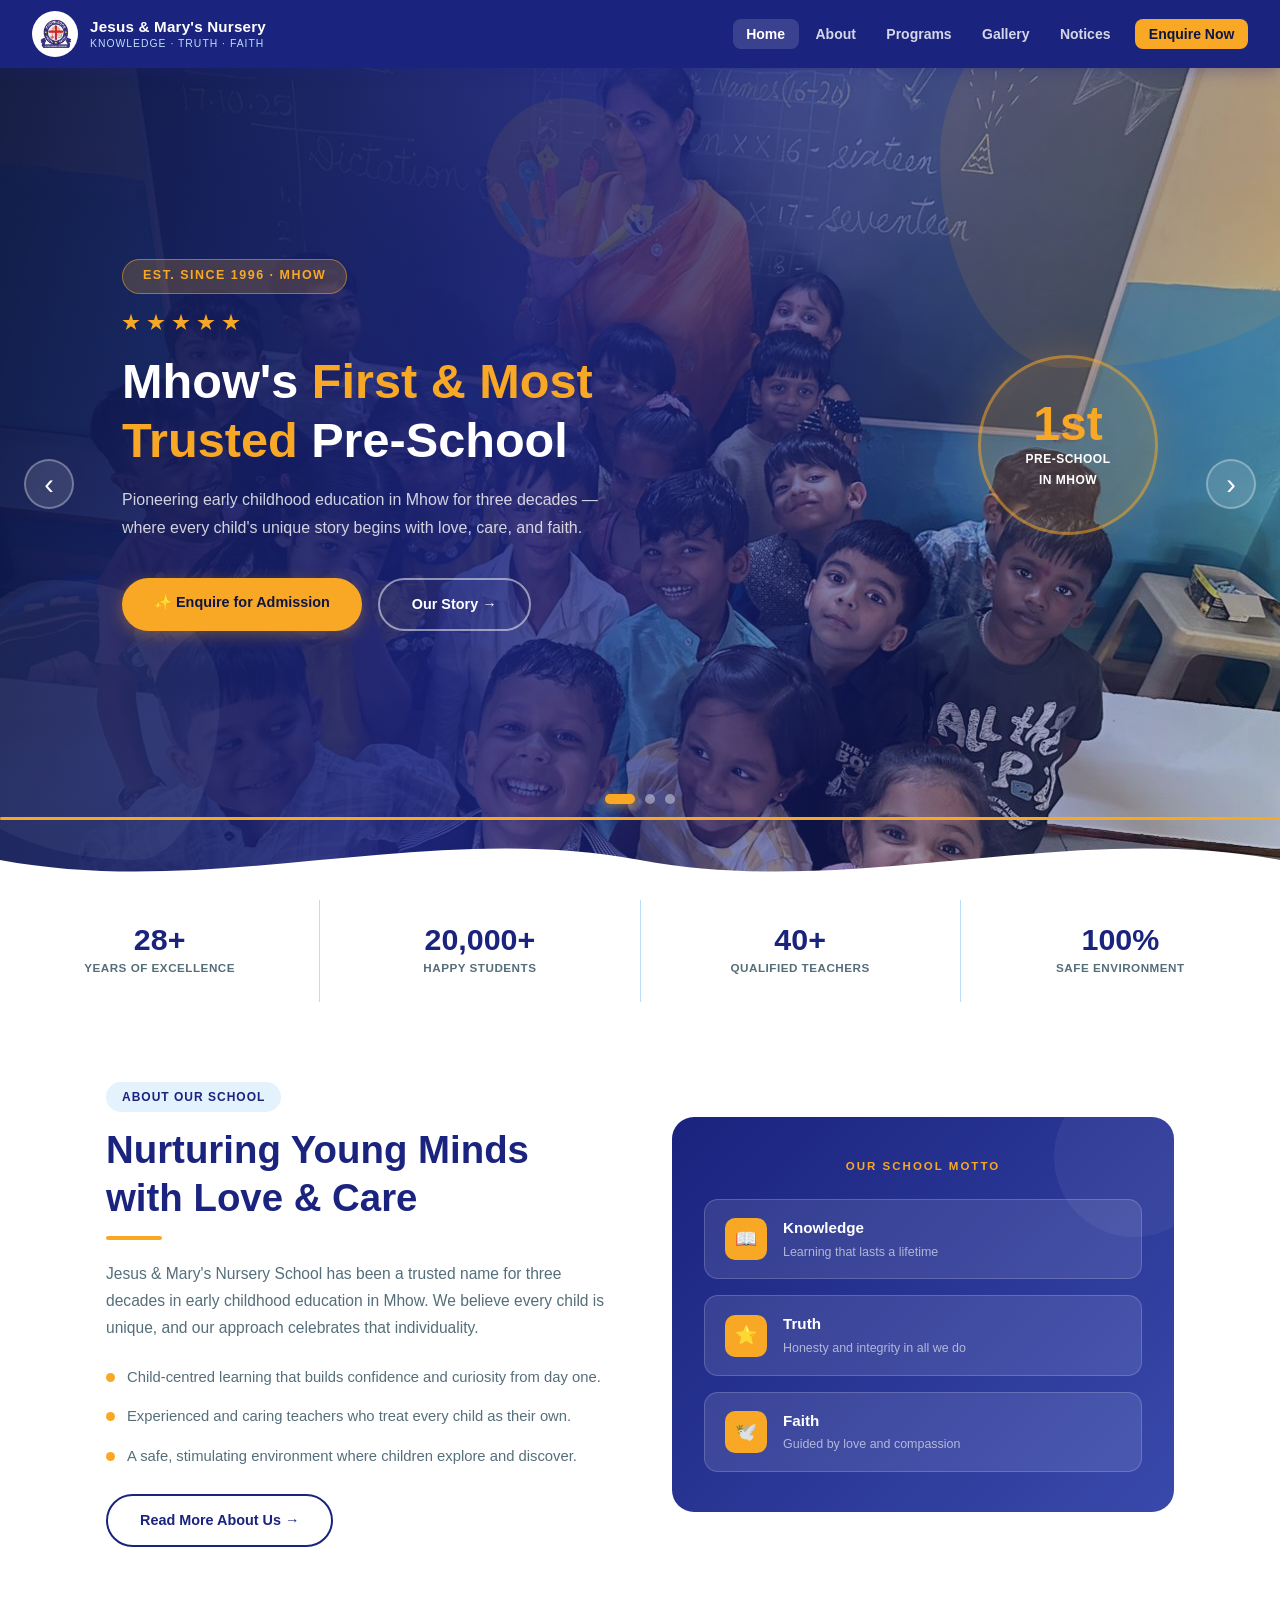
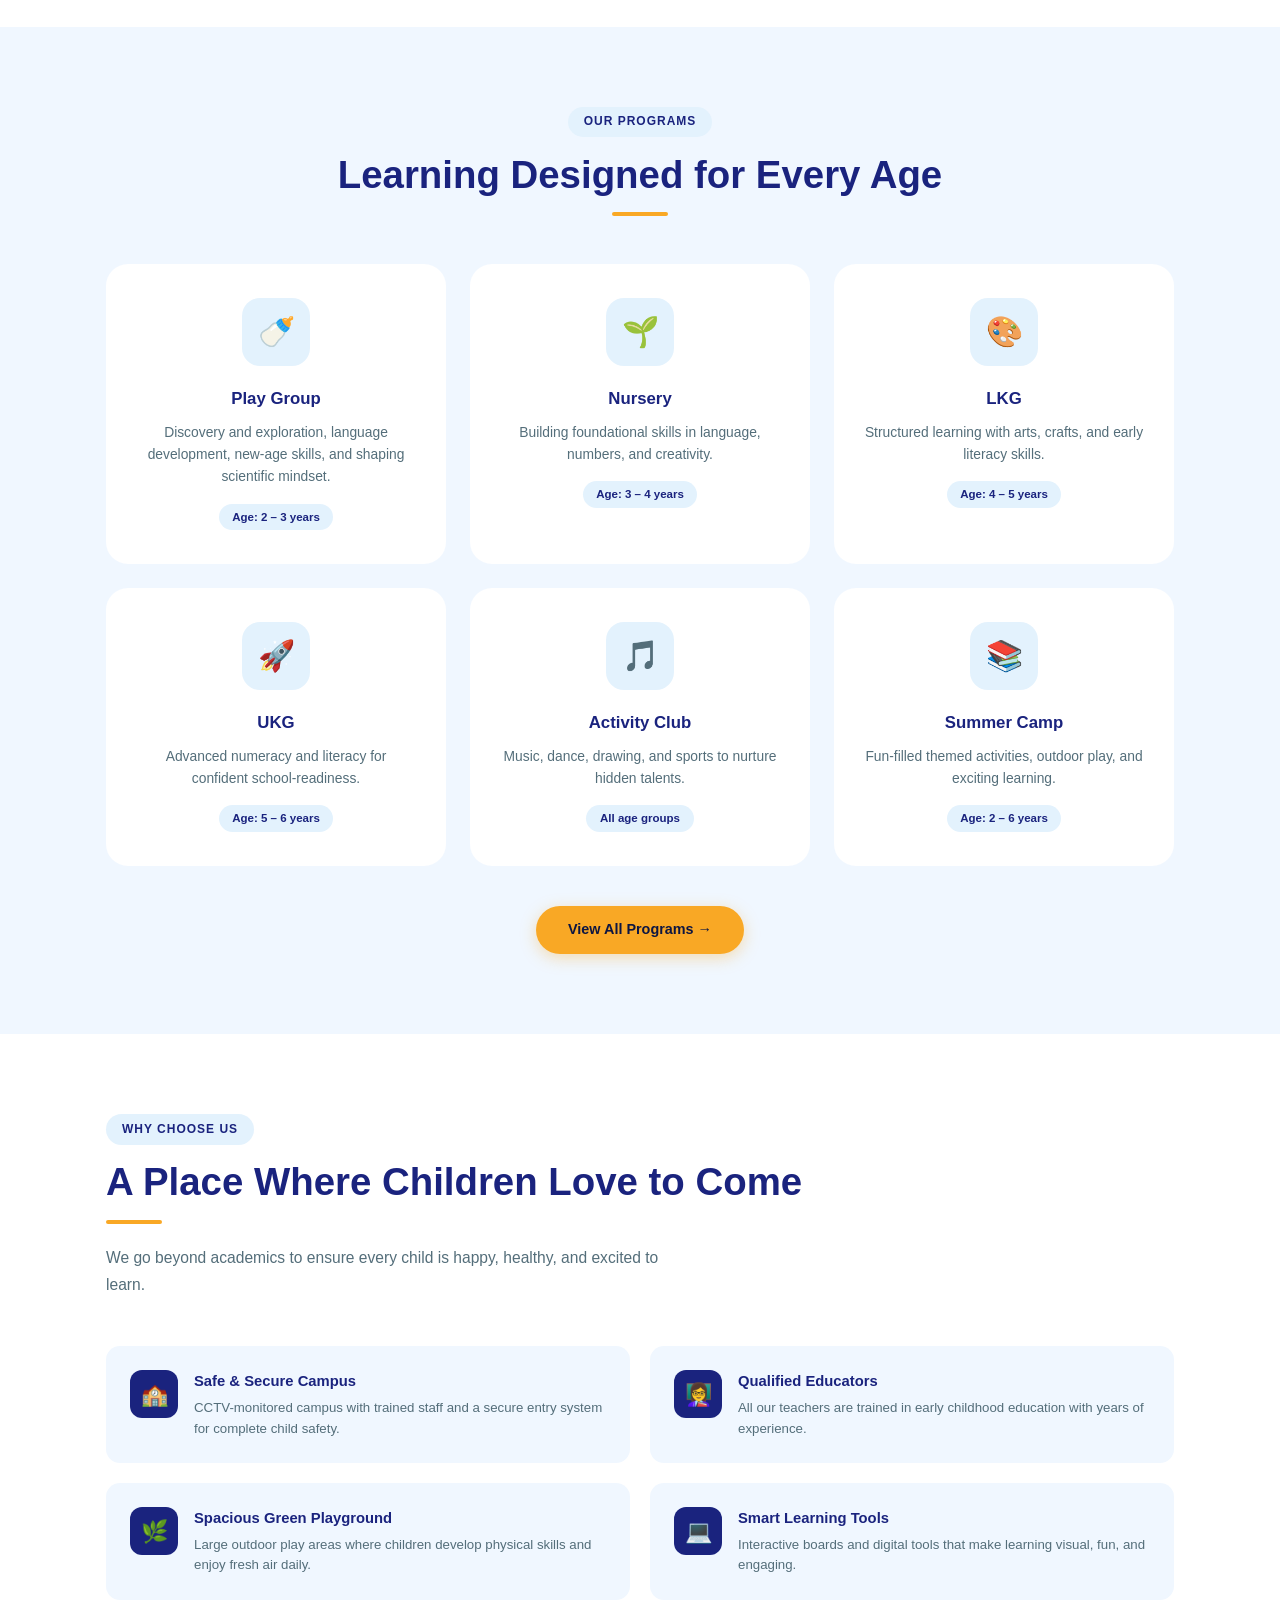
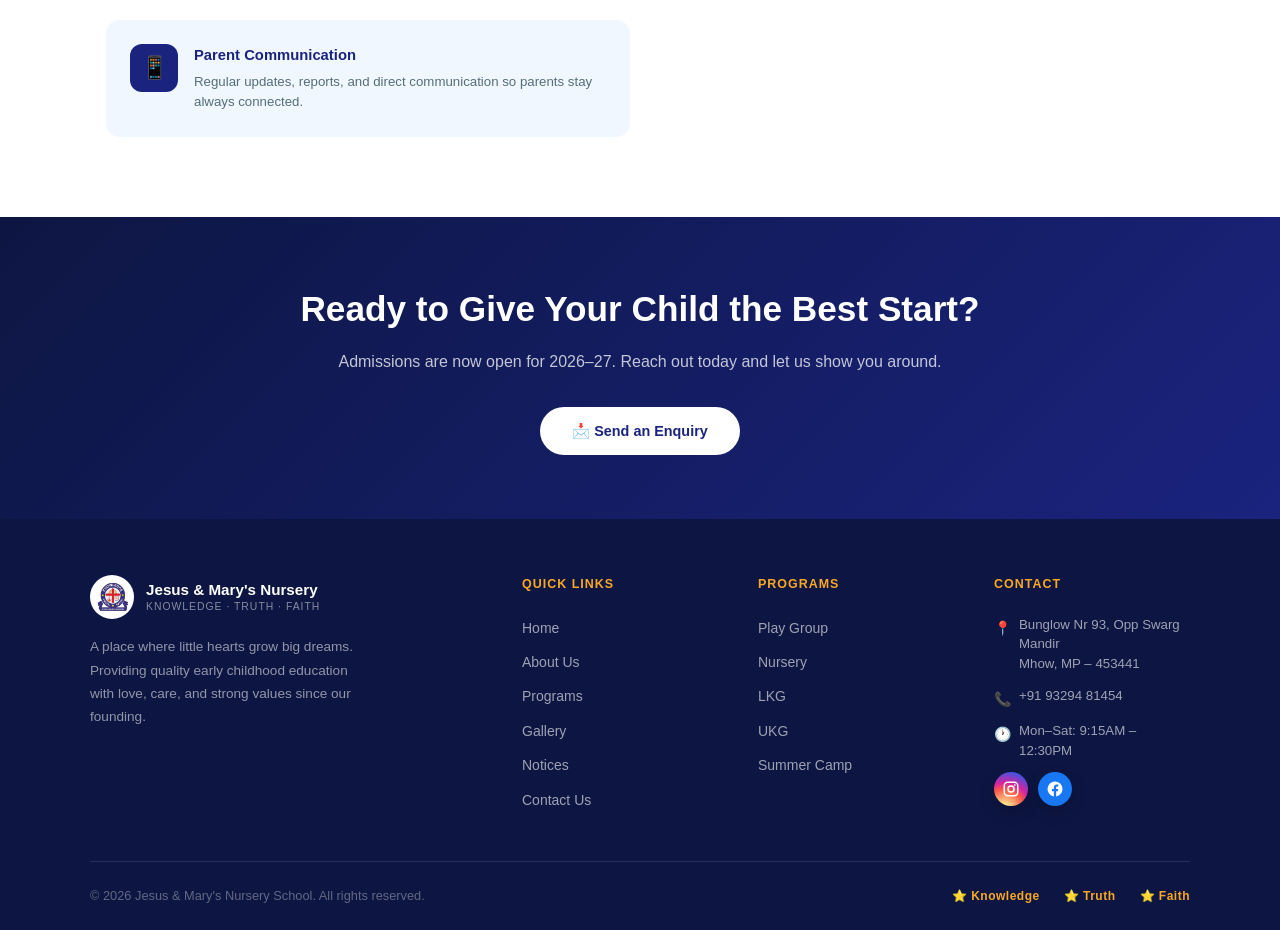
<file: index.html>
<!DOCTYPE html>
<html lang="en">
<head>
  <meta charset="UTF-8">
  <meta name="viewport" content="width=device-width, initial-scale=1.0">
  <title>Home | Jesus & Mary's Nursery School</title>
  <meta name="description" content="Jesus & Mary's Nursery School — A nurturing environment rooted in Knowledge, Truth, and Faith.">
  <link rel="stylesheet" href="css/style.css">
  <link rel="stylesheet" href="css/home.css">
</head>
<body data-page="index">

  <!-- Navbar injected by main.js -->
  <nav id="navbar"></nav>

  <!-- ── HERO CAROUSEL ── -->
  <section class="hero-carousel" id="heroCarousel">

    <!-- Slide 1: First Preschool of Mhow -->
    <div class="carousel-slide active" data-bg="images/gallery/Classroom/Classroom.jpeg">
      <div class="slide-overlay"></div>
      <div class="hero-blob hero-blob-1"></div>
      <div class="hero-blob hero-blob-2"></div>
      <div class="hero-blob hero-blob-3"></div>
      <div class="slide-inner">
        <div class="slide-content">
          <div class="hero-badge">Est. Since 1996 · Mhow</div>
          <div class="hero-stars">
            <div class="star"></div><div class="star"></div><div class="star"></div>
            <div class="star"></div><div class="star"></div>
          </div>
          <h1>Mhow's <em>First &amp; Most<br>Trusted</em> Pre-School</h1>
          <p>Pioneering early childhood education in Mhow for three decades — where every child's unique story begins with love, care, and faith.</p>
          <div class="hero-btns">
            <a href="contact.html" class="btn btn-primary">✨ Enquire for Admission</a>
            <a href="about.html" class="btn-hero-outline">Our Story →</a>
          </div>
        </div>
        <div class="slide-badge-visual">
          <div class="badge-circle">
            <div class="badge-circle-inner">
              <span class="badge-big">1st</span>
              <span class="badge-small">Pre-School</span>
              <span class="badge-small">in Mhow</span>
            </div>
          </div>
        </div>
      </div>
    </div>

    <!-- Slide 2: Admissions Open -->
    <div class="carousel-slide" data-bg="images/gallery/1st Day of School/1st day.jpeg">
      <div class="slide-overlay"></div>
      <div class="hero-blob hero-blob-1"></div>
      <div class="hero-blob hero-blob-2"></div>
      <div class="hero-blob hero-blob-3"></div>
      <div class="slide-inner">
        <div class="slide-content">
          <div class="hero-badge admissions-badge">🎉 Admissions Open 2026–27</div>
          <div class="hero-stars">
            <div class="star"></div><div class="star"></div><div class="star"></div>
            <div class="star"></div><div class="star"></div>
          </div>
          <h1>Begin Your Child's<br><em>Journey With Us</em></h1>
          <p>Seats are limited for Play Group, Nursery, LKG &amp; UKG. Secure your child's spot today and give them the best start in life.</p>
          <div class="hero-btns">
            <a href="contact.html" class="btn btn-primary">📩 Enquire Now</a>
            <a href="programs.html" class="btn-hero-outline">View Programs →</a>
          </div>
        </div>
        <div class="slide-badge-visual">
          <div class="badge-circle admissions-circle">
            <div class="badge-circle-inner">
              <span class="badge-big" style="font-size:1.1rem;">2026</span>
              <span class="badge-small">–27</span>
              <span class="badge-small">Admissions</span>
              <span class="badge-small">Open</span>
            </div>
          </div>
        </div>
      </div>
    </div>

    <!-- Slide 3: 30 Years of Excellence -->
    <div class="carousel-slide" data-bg="images/gallery/Events/school event.jpeg">
      <div class="slide-overlay"></div>
      <div class="hero-blob hero-blob-1"></div>
      <div class="hero-blob hero-blob-2"></div>
      <div class="hero-blob hero-blob-3"></div>
      <div class="slide-inner">
        <div class="slide-content">
          <div class="hero-badge">🏆 Celebrating 30+ Years</div>
          <div class="hero-stars">
            <div class="star"></div><div class="star"></div><div class="star"></div>
            <div class="star"></div><div class="star"></div>
          </div>
          <h1>Three Decades of<br><em>Shaping Young Minds</em></h1>
          <p>Over 20,000 happy students, 40+ qualified teachers, and a legacy built on Knowledge, Truth &amp; Faith. A tradition families trust.</p>
          <div class="hero-btns">
            <a href="about.html" class="btn btn-primary">🌟 Our Legacy</a>
            <a href="gallery.html" class="btn-hero-outline">See Gallery →</a>
          </div>
        </div>
        <div class="slide-badge-visual">
          <div class="badge-circle legacy-circle">
            <div class="badge-circle-inner">
              <span class="badge-tiny">Celebrating</span>
              <span class="badge-big">30+</span>
              <span class="badge-small">Years of</span>
              <span class="badge-small">Excellence</span>
            </div>
          </div>
        </div>
      </div>
    </div>

    <!-- Controls -->
    <button class="carousel-arrow prev" id="carouselPrev" aria-label="Previous slide">&#8249;</button>
    <button class="carousel-arrow next" id="carouselNext" aria-label="Next slide">&#8250;</button>

    <!-- Dots -->
    <div class="carousel-dots" id="carouselDots">
      <button class="carousel-dot active" data-index="0" aria-label="Slide 1"></button>
      <button class="carousel-dot" data-index="1" aria-label="Slide 2"></button>
      <button class="carousel-dot" data-index="2" aria-label="Slide 3"></button>
    </div>

    <!-- Progress bar -->
    <div class="carousel-progress"><div class="carousel-progress-bar" id="carouselProgress"></div></div>

    <!-- Wave bottom transition -->
    <div class="hero-wave-bottom">
      <svg viewBox="0 0 1440 80" preserveAspectRatio="none" xmlns="http://www.w3.org/2000/svg">
        <path d="M0,40 C240,80 480,0 720,40 C960,80 1200,0 1440,40 L1440,80 L0,80 Z" fill="white"/>
      </svg>
    </div>
  </section>

  <!-- ── STATS BAR ── -->
  <div class="stats-bar">
    <div class="stat-item fade-in">
      <div class="stat-num">28+</div>
      <div class="stat-label">Years of Excellence</div>
    </div>
    <div class="stat-item fade-in delay-1">
      <div class="stat-num">20,000+</div>
      <div class="stat-label">Happy Students</div>
    </div>
    <div class="stat-item fade-in delay-2">
      <div class="stat-num">40+</div>
      <div class="stat-label">Qualified Teachers</div>
    </div>
    <div class="stat-item fade-in delay-3">
      <div class="stat-num">100%</div>
      <div class="stat-label">Safe Environment</div>
    </div>
  </div>

  <!-- ── ABOUT PREVIEW ── -->
  <section class="home-about">
    <div class="container">
      <div class="about-grid">
        <div class="fade-in">
          <div class="section-tag">About Our School</div>
          <h2 class="section-title">Nurturing Young Minds with Love &amp; Care</h2>
          <div class="divider"></div>
          <p class="section-sub">Jesus &amp; Mary's Nursery School has been a trusted name for three decades in early childhood education in Mhow. We believe every child is unique, and our approach celebrates that individuality.</p>
          <div class="about-values">
            <div class="value-row">
              <div class="value-dot"></div>
              <p>Child-centred learning that builds confidence and curiosity from day one.</p>
            </div>
            <div class="value-row">
              <div class="value-dot"></div>
              <p>Experienced and caring teachers who treat every child as their own.</p>
            </div>
            <div class="value-row">
              <div class="value-dot"></div>
              <p>A safe, stimulating environment where children explore and discover.</p>
            </div>
          </div>
          <br>
          <a href="about.html" class="btn btn-outline">Read More About Us →</a>
        </div>
        <div class="motto-visual fade-in delay-2">
          <div class="motto-label">Our School Motto</div>
          <div class="motto-cards">
            <div class="motto-card">
              <div class="motto-icon">📖</div>
              <div>
                <div class="motto-card-title">Knowledge</div>
                <div class="motto-card-desc">Learning that lasts a lifetime</div>
              </div>
            </div>
            <div class="motto-card">
              <div class="motto-icon">⭐</div>
              <div>
                <div class="motto-card-title">Truth</div>
                <div class="motto-card-desc">Honesty and integrity in all we do</div>
              </div>
            </div>
            <div class="motto-card">
              <div class="motto-icon">🕊️</div>
              <div>
                <div class="motto-card-title">Faith</div>
                <div class="motto-card-desc">Guided by love and compassion</div>
              </div>
            </div>
          </div>
        </div>
      </div>
    </div>
  </section>

  <!-- ── PROGRAMS PREVIEW ── -->
  <section class="home-programs">
    <div class="container">
      <div class="text-center">
        <div class="section-tag">Our Programs</div>
        <h2 class="section-title">Learning Designed for Every Age</h2>
        <div class="divider center"></div>
      </div>
      <div class="programs-grid">
        <div class="program-card fade-in">
          <div class="prog-icon">🍼</div>
          <h3>Play Group</h3>
          <p>Discovery and exploration, language development, new-age skills, and shaping scientific mindset.</p>
          <div class="prog-age">Age: 2 – 3 years</div>
        </div>
        <div class="program-card fade-in delay-1">
          <div class="prog-icon">🌱</div>
          <h3>Nursery</h3>
          <p>Building foundational skills in language, numbers, and creativity.</p>
          <div class="prog-age">Age: 3 – 4 years</div>
        </div>
        <div class="program-card fade-in delay-2">
          <div class="prog-icon">🎨</div>
          <h3>LKG</h3>
          <p>Structured learning with arts, crafts, and early literacy skills.</p>
          <div class="prog-age">Age: 4 – 5 years</div>
        </div>
        <div class="program-card fade-in">
          <div class="prog-icon">🚀</div>
          <h3>UKG</h3>
          <p>Advanced numeracy and literacy for confident school-readiness.</p>
          <div class="prog-age">Age: 5 – 6 years</div>
        </div>
        <div class="program-card fade-in delay-1">
          <div class="prog-icon">🎵</div>
          <h3>Activity Club</h3>
          <p>Music, dance, drawing, and sports to nurture hidden talents.</p>
          <div class="prog-age">All age groups</div>
        </div>
        <div class="program-card fade-in delay-2">
          <div class="prog-icon">📚</div>
          <h3>Summer Camp</h3>
          <p>Fun-filled themed activities, outdoor play, and exciting learning.</p>
          <div class="prog-age">Age: 2 – 6 years</div>
        </div>
      </div>
      <div style="text-align:center;margin-top:2.5rem;">
        <a href="programs.html" class="btn btn-primary">View All Programs →</a>
      </div>
    </div>
  </section>

  <!-- ── WHY US ── -->
  <section class="home-features">
    <div class="container">
      <div class="section-tag">Why Choose Us</div>
      <h2 class="section-title">A Place Where Children Love to Come</h2>
      <div class="divider"></div>
      <p class="section-sub">We go beyond academics to ensure every child is happy, healthy, and excited to learn.</p>
      <div class="features-grid">
        <div class="feature-card fade-in">
          <div class="feat-icon">🏫</div>
          <div>
            <h4>Safe &amp; Secure Campus</h4>
            <p>CCTV-monitored campus with trained staff and a secure entry system for complete child safety.</p>
          </div>
        </div>
        <div class="feature-card fade-in delay-1">
          <div class="feat-icon">👩‍🏫</div>
          <div>
            <h4>Qualified Educators</h4>
            <p>All our teachers are trained in early childhood education with years of experience.</p>
          </div>
        </div>
        <div class="feature-card fade-in">
          <div class="feat-icon">🌿</div>
          <div>
            <h4>Spacious Green Playground</h4>
            <p>Large outdoor play areas where children develop physical skills and enjoy fresh air daily.</p>
          </div>
        </div>
        <div class="feature-card fade-in">
          <div class="feat-icon">💻</div>
          <div>
            <h4>Smart Learning Tools</h4>
            <p>Interactive boards and digital tools that make learning visual, fun, and engaging.</p>
          </div>
        </div>
        <div class="feature-card fade-in delay-1">
          <div class="feat-icon">📱</div>
          <div>
            <h4>Parent Communication</h4>
            <p>Regular updates, reports, and direct communication so parents stay always connected.</p>
          </div>
        </div>
      </div>
    </div>
  </section>

  <!-- ── CTA BANNER ── -->
  <section class="home-cta">
    <div class="container text-center">
      <h2>Ready to Give Your Child the Best Start?</h2>
      <p>Admissions are now open for 2026–27. Reach out today and let us show you around.</p>
      <a href="contact.html" class="btn btn-white">📩 Send an Enquiry</a>
    </div>
  </section>

  <footer id="footer"></footer>
  <script src="js/main.js"></script>
  <script>
    /* ── HERO CAROUSEL ── */
    (function() {
      const slides     = document.querySelectorAll('.carousel-slide');
      const dots       = document.querySelectorAll('.carousel-dot');
      const progress   = document.getElementById('carouselProgress');
      const prevBtn    = document.getElementById('carouselPrev');
      const nextBtn    = document.getElementById('carouselNext');
      let current      = 0;
      let timer        = null;
      let progressTimer = null;
      const DURATION   = 7000; // 7 seconds

      // Set background images
      slides.forEach(slide => {
        const bg = slide.getAttribute('data-bg');
        if (bg) slide.style.backgroundImage = `url('${bg}')`;
      });

      function goTo(index) {
        slides[current].classList.remove('active');
        dots[current].classList.remove('active');
        current = (index + slides.length) % slides.length;
        slides[current].classList.add('active');
        dots[current].classList.add('active');
        resetProgress();
      }

      function resetProgress() {
        if (progress) {
          progress.style.transition = 'none';
          progress.style.width = '0%';
          requestAnimationFrame(() => {
            requestAnimationFrame(() => {
              progress.style.transition = `width ${DURATION}ms linear`;
              progress.style.width = '100%';
            });
          });
        }
      }

      function startAuto() {
        clearInterval(timer);
        timer = setInterval(() => goTo(current + 1), DURATION);
      }

      prevBtn.addEventListener('click', () => { goTo(current - 1); startAuto(); });
      nextBtn.addEventListener('click', () => { goTo(current + 1); startAuto(); });

      dots.forEach(dot => {
        dot.addEventListener('click', () => {
          goTo(parseInt(dot.getAttribute('data-index')));
          startAuto();
        });
      });

      // Touch/swipe support
      let touchStartX = 0;
      const carousel = document.getElementById('heroCarousel');
      carousel.addEventListener('touchstart', e => { touchStartX = e.touches[0].clientX; }, { passive: true });
      carousel.addEventListener('touchend', e => {
        const dx = e.changedTouches[0].clientX - touchStartX;
        if (Math.abs(dx) > 50) { goTo(dx < 0 ? current + 1 : current - 1); startAuto(); }
      }, { passive: true });

      // Init
      resetProgress();
      startAuto();
    })();
  </script>
</body>
</html>
</file>
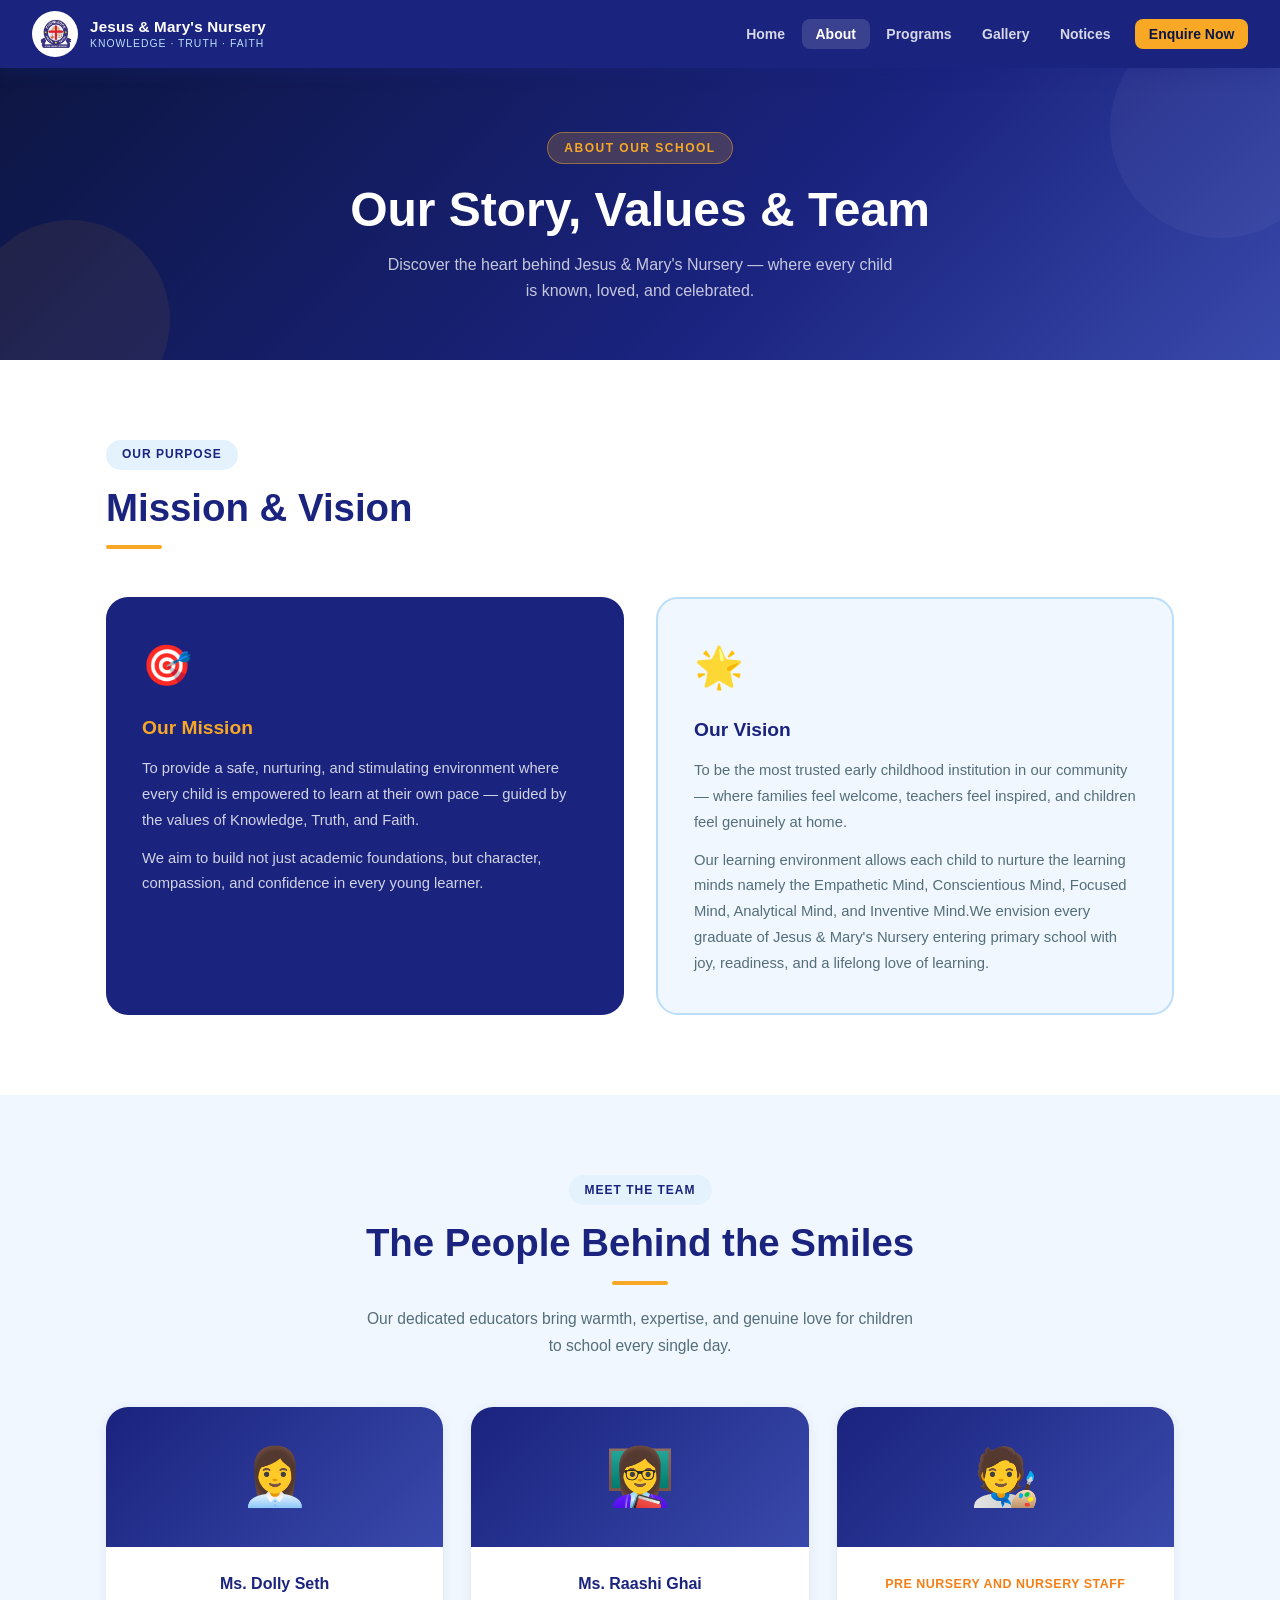
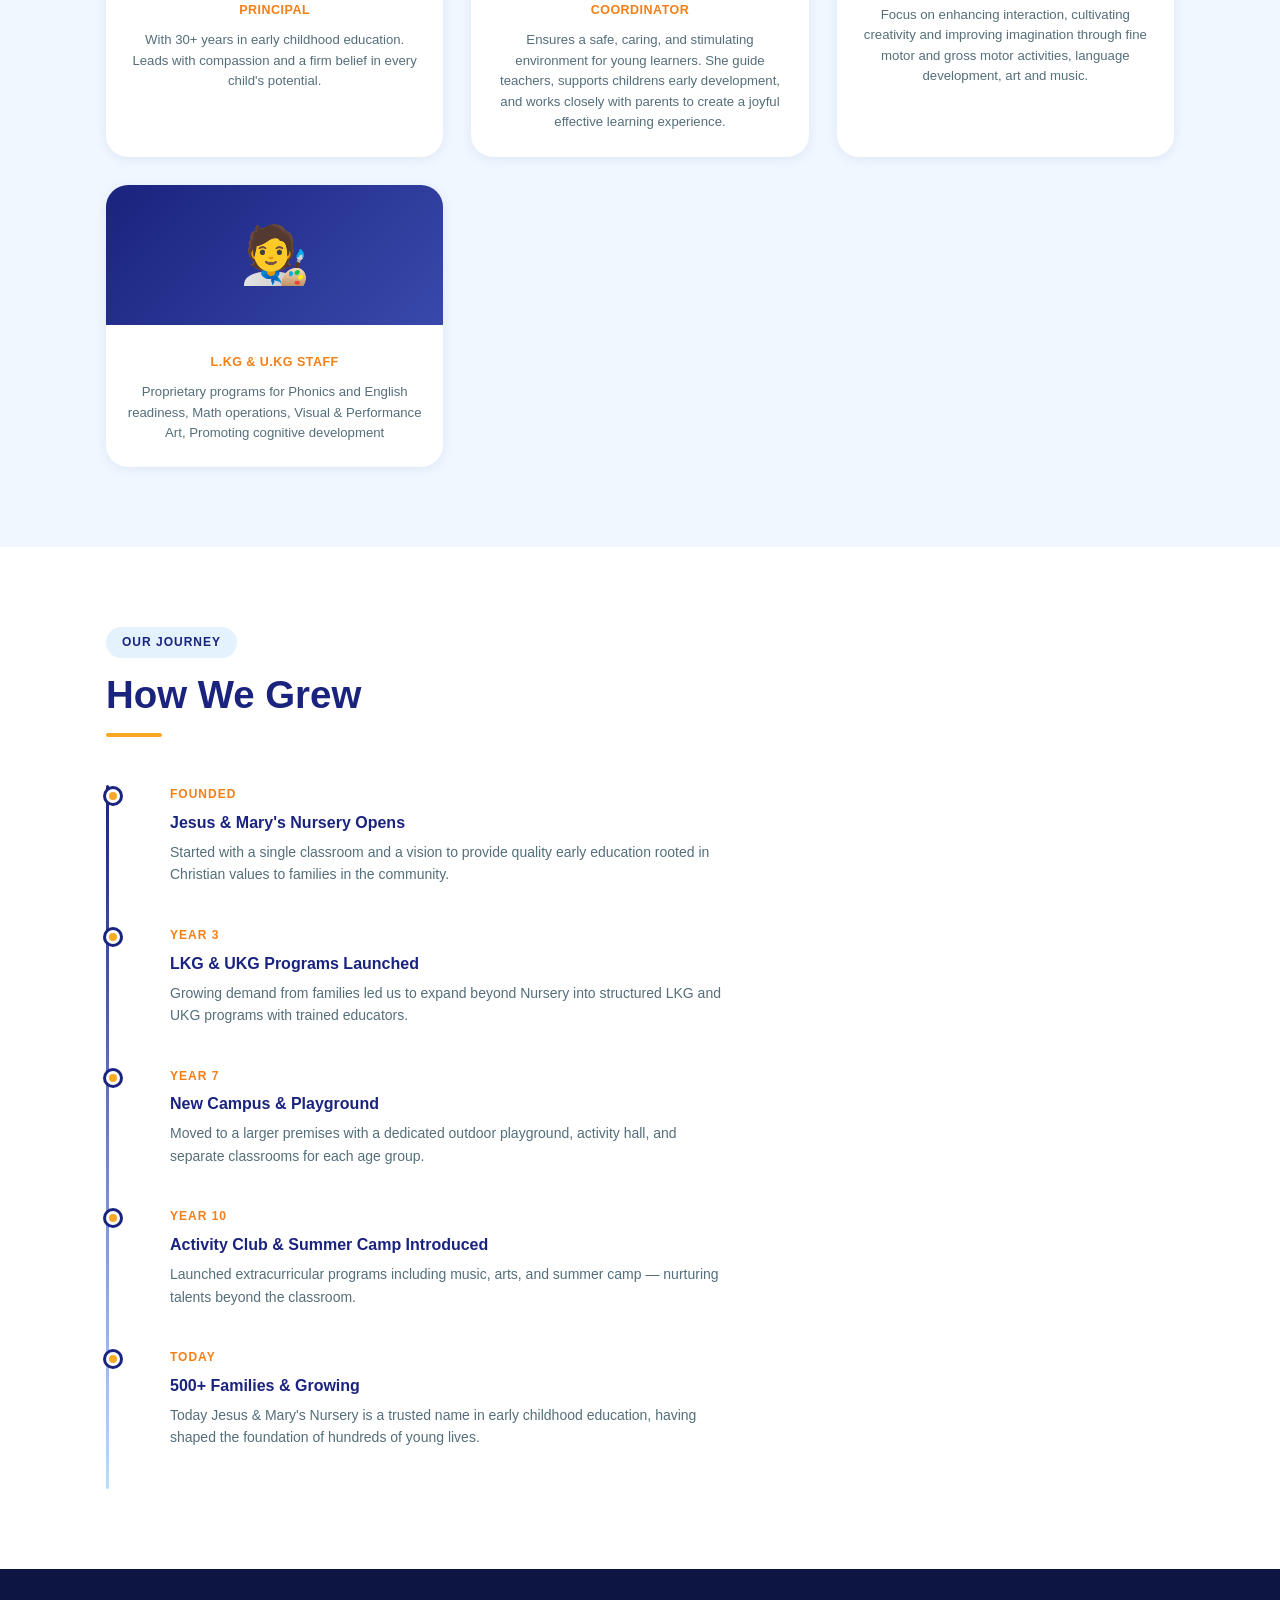
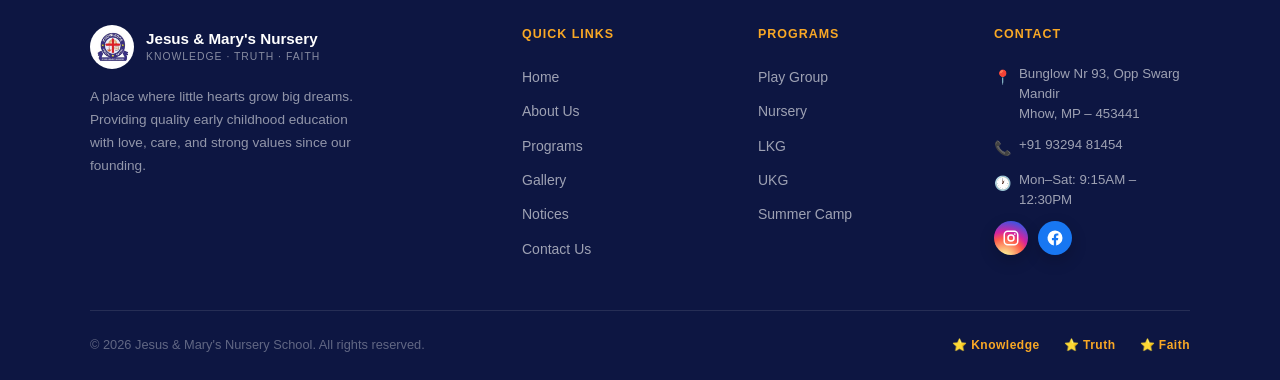
<file: about.html>
<!DOCTYPE html>
<html lang="en">
<head>
  <meta charset="UTF-8">
  <meta name="viewport" content="width=device-width, initial-scale=1.0">
  <title>About Us | Jesus & Mary's Nursery School</title>
  <meta name="description" content="Learn about Jesus & Mary's Nursery School — our mission, vision, team, and history.">
  <link rel="stylesheet" href="css/style.css">
  <link rel="stylesheet" href="css/about.css">
</head>
<body data-page="about">

  <nav id="navbar"></nav>

  <!-- ── PAGE HERO ── -->
  <div class="page-hero">
    <div class="page-hero-tag">About Our School</div>
    <h1>Our Story, Values & Team</h1>
    <p>Discover the heart behind Jesus & Mary's Nursery — where every child is known, loved, and celebrated.</p>
  </div>

  <!-- ── MISSION & VISION ── -->
  <section class="mission-section">
    <div class="container">
      <div class="section-tag">Our Purpose</div>
      <h2 class="section-title">Mission & Vision</h2>
      <div class="divider"></div>
      <div class="mv-grid">
        <div class="mv-card mission fade-in">
          <div class="mv-card-icon">🎯</div>
          <h3>Our Mission</h3>
          <p>To provide a safe, nurturing, and stimulating environment where every child is empowered to learn at their own pace — guided by the values of Knowledge, Truth, and Faith.</p>
          <p style="margin-top:0.75rem;">We aim to build not just academic foundations, but character, compassion, and confidence in every young learner.</p>
        </div>
        <div class="mv-card vision fade-in delay-1">
          <div class="mv-card-icon">🌟</div>
          <h3>Our Vision</h3>
          <p>To be the most trusted early childhood institution in our community — where families feel welcome, teachers feel inspired, and children feel genuinely at home.</p>
          <p style="margin-top:0.75rem;color:var(--text-muted);">Our learning environment allows each child to nurture the learning minds namely the Empathetic Mind, Conscientious Mind, Focused Mind, Analytical Mind, and Inventive Mind.We envision every graduate of Jesus & Mary's Nursery entering primary school with joy, readiness, and a lifelong love of learning.</p>
        </div>
      </div>
    </div>
  </section>

  <!-- ── TEAM ── -->
  <section class="team-section">
    <div class="container">
      <div class="text-center">
        <div class="section-tag">Meet the Team</div>
        <h2 class="section-title">The People Behind the Smiles</h2>
        <div class="divider center"></div>
        <p class="section-sub">Our dedicated educators bring warmth, expertise, and genuine love for children to school every single day.</p>
      </div>
      <div class="team-grid">
        <div class="team-card fade-in">
          <div class="team-avatar">👩‍💼</div>
          <div class="team-info"><h4>Ms. Dolly Seth</h4>
            <div class="role">Principal</div> 
            <p>With 30+ years in early childhood education. Leads with compassion and a firm belief in every child's potential.</p>
          </div>
        </div>
        
        <div class="team-card fade-in delay-2">
          <div class="team-avatar">👩‍🏫</div>
          <div class="team-info">
            <h4>Ms. Raashi Ghai</h4>
            <div class="role">Coordinator</div>
            <p>Ensures a safe, caring, and stimulating environment for young learners. She guide teachers, supports childrens early development, and works closely with parents to create a joyful effective learning experience. </p>
          </div>
        </div>
        <div class="team-card fade-in">
          <div class="team-avatar">🧑‍🎨</div>
          <div class="team-info">
            <h4> </h4>
            <div class="role">Pre Nursery and Nursery Staff</div>
            <p>Focus on enhancing interaction, cultivating creativity and improving imagination through fine motor and gross motor activities, 
			language development, art and music.</p>
          </div>
        </div>
       <div class="team-card fade-in">
          <div class="team-avatar">🧑‍🎨</div>
          <div class="team-info">
            <h4> </h4>
            <div class="role">L.KG & U.KG Staff</div>
            <p>Proprietary programs for Phonics and English readiness, Math operations, Visual & Performance Art, Promoting cognitive development </p>
          </div>
        </div>
      </div>
    </div>
  </section>

  <!-- ── HISTORY TIMELINE ── -->
  <section class="history-section">
    <div class="container">
      <div class="section-tag">Our Journey</div>
      <h2 class="section-title">How We Grew</h2>
      <div class="divider"></div>
      <div class="timeline">
        <div class="timeline-item fade-in">
          <div class="timeline-year">Founded</div>
          <h4>Jesus & Mary's Nursery Opens</h4>
          <p>Started with a single classroom and a vision to provide quality early education rooted in Christian values to families in the community.</p>
        </div>
        <div class="timeline-item fade-in delay-1">
          <div class="timeline-year">Year 3</div>
          <h4>LKG & UKG Programs Launched</h4>
          <p>Growing demand from families led us to expand beyond Nursery into structured LKG and UKG programs with trained educators.</p>
        </div>
        <div class="timeline-item fade-in delay-2">
          <div class="timeline-year">Year 7</div>
          <h4>New Campus & Playground</h4>
          <p>Moved to a larger premises with a dedicated outdoor playground, activity hall, and separate classrooms for each age group.</p>
        </div>
        <div class="timeline-item fade-in">
          <div class="timeline-year">Year 10</div>
          <h4>Activity Club & Summer Camp Introduced</h4>
          <p>Launched extracurricular programs including music, arts, and summer camp — nurturing talents beyond the classroom.</p>
        </div>
        <div class="timeline-item fade-in delay-1">
          <div class="timeline-year">Today</div>
          <h4>500+ Families & Growing</h4>
          <p>Today Jesus & Mary's Nursery is a trusted name in early childhood education, having shaped the foundation of hundreds of young lives.</p>
        </div>
      </div>
    </div>
  </section>

  <footer id="footer"></footer>
  <script src="js/main.js"></script>
</body>
</html>
</file>
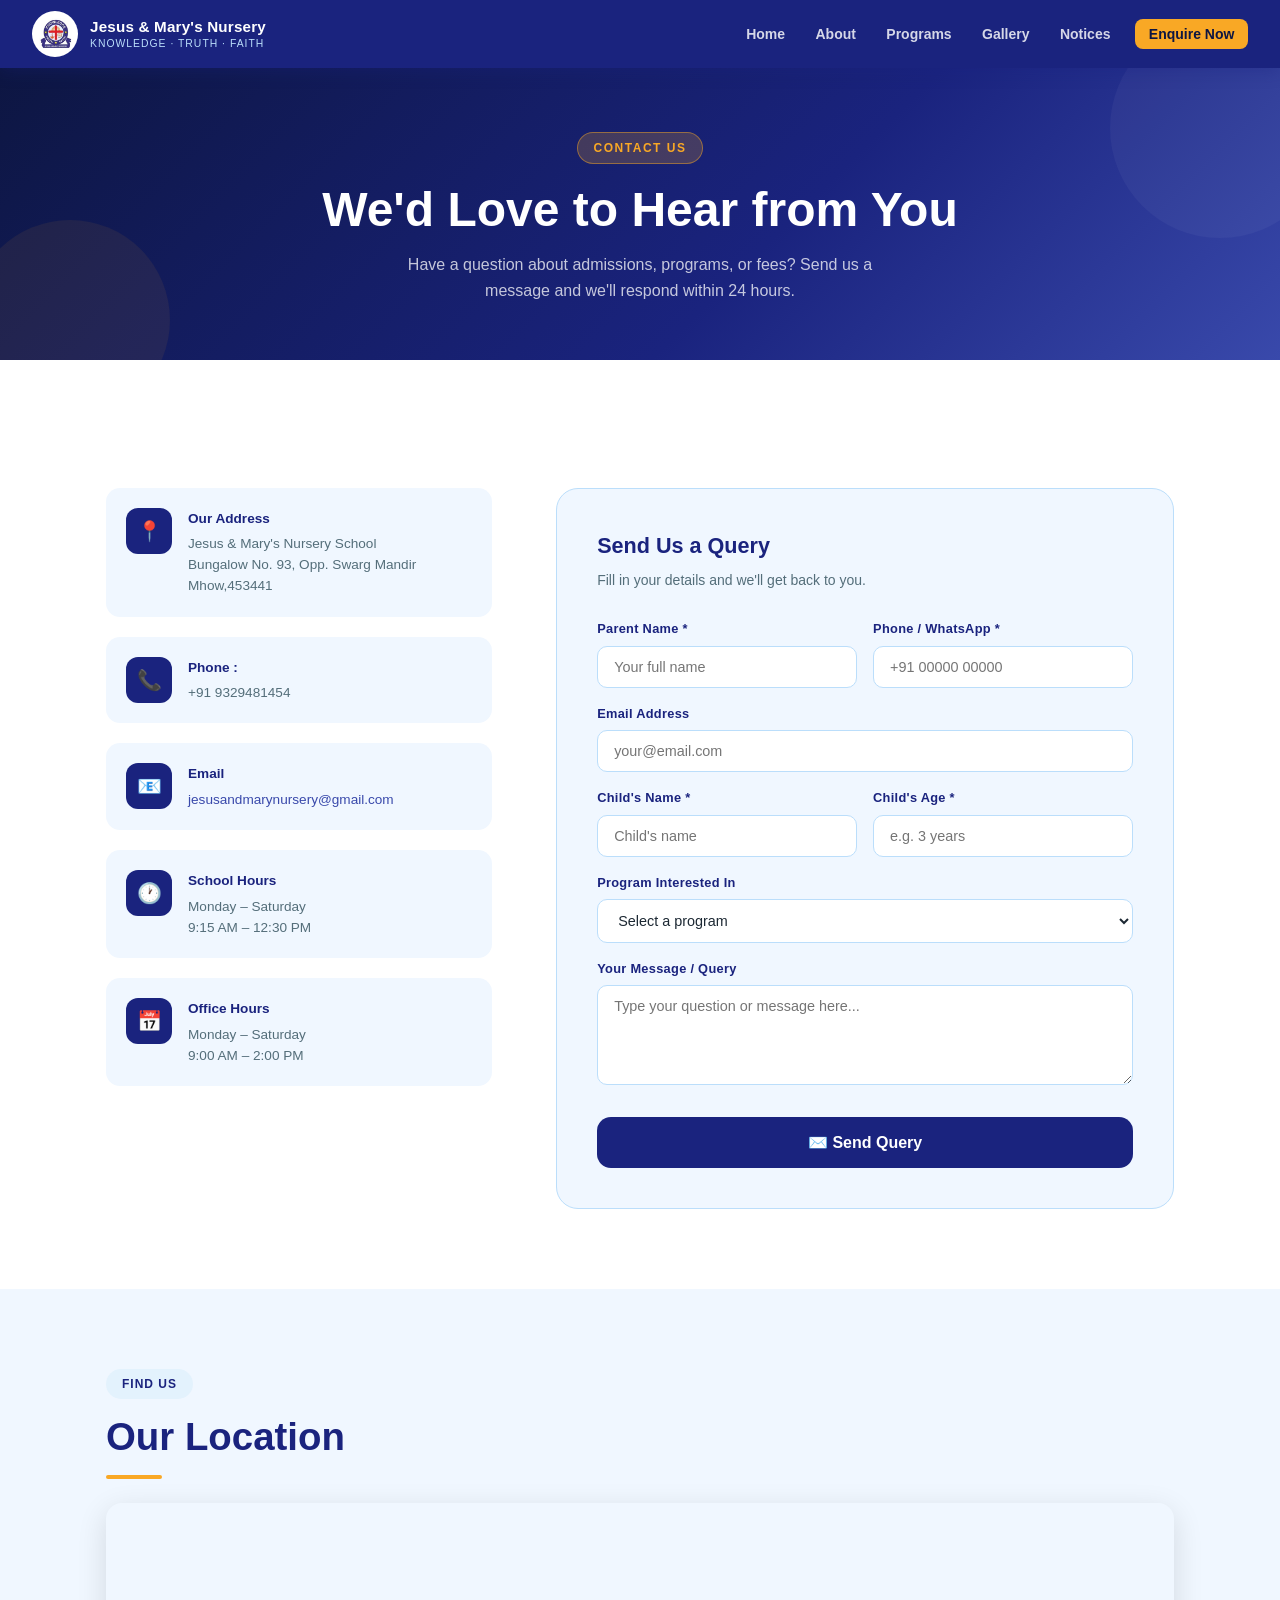
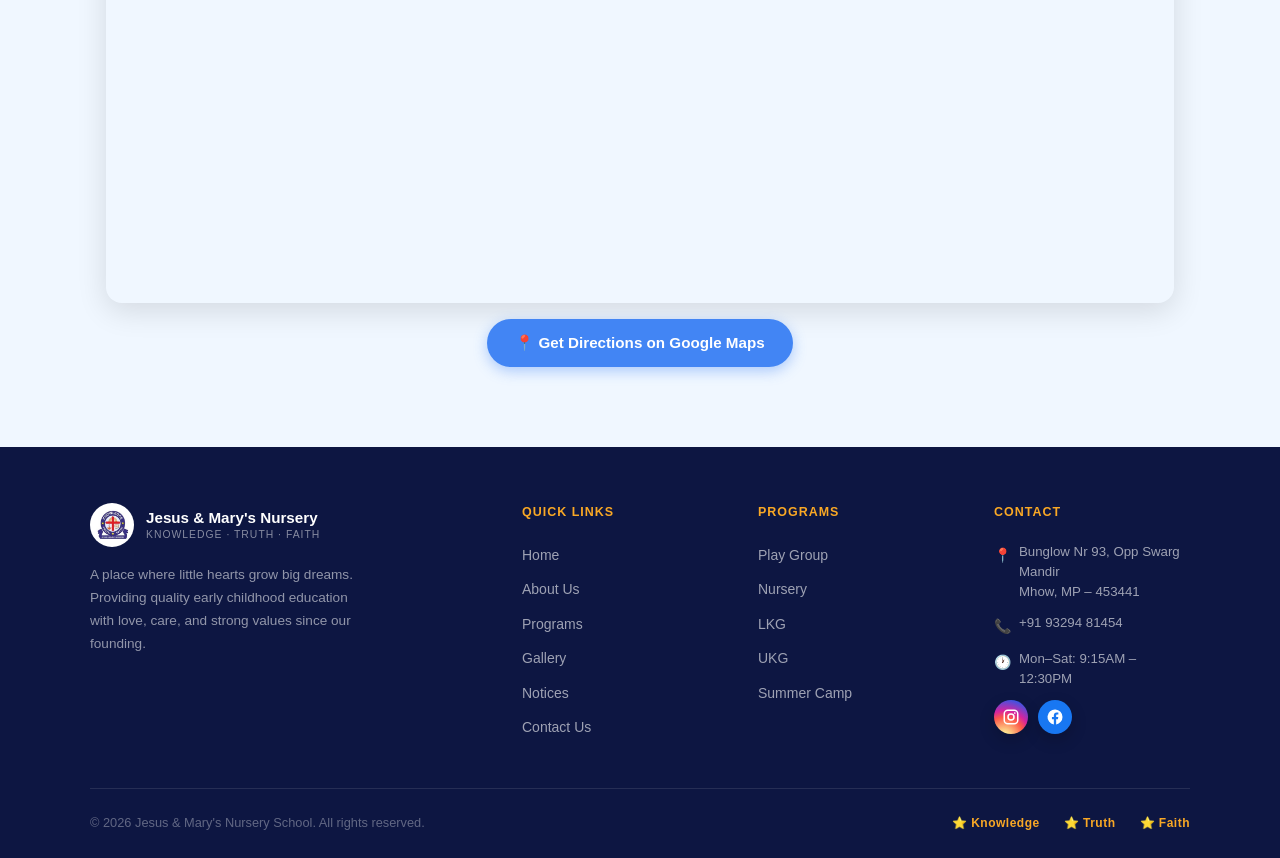
<file: contact.html>
<!DOCTYPE html>
<html lang="en">
<head>
  <meta charset="UTF-8">
  <meta name="viewport" content="width=device-width, initial-scale=1.0">
  <title>Contact Us | Jesus & Mary's Nursery School</title>
  <meta name="description" content="Get in touch with Jesus & Mary's Nursery School — send a query, find our address, or enquire about admissions.">
  <link rel="stylesheet" href="css/style.css">
  <link rel="stylesheet" href="css/contact.css">
</head>
<body data-page="contact">

  <nav id="navbar"></nav>

  <div class="page-hero">
    <div class="page-hero-tag">Contact Us</div>
    <h1>We'd Love to Hear from You</h1>
    <p>Have a question about admissions, programs, or fees? Send us a message and we'll respond within 24 hours.</p>
  </div>

  <!-- ── CONTACT SECTION ── -->
  <section class="contact-section">
    <div class="container">
      <div class="contact-grid">

        <!-- Info Cards -->
        <div class="info-cards fade-in">
          <div class="info-card">
            <div class="info-icon">📍</div>
            <div>
              <h4>Our Address</h4>
              <p>Jesus & Mary's Nursery School<br>Bungalow No. 93, Opp. Swarg Mandir<br>Mhow,453441</p>
            </div>
          </div>
          <div class="info-card">
            <div class="info-icon">📞</div>
            <div>
              <h4>Phone : </h4>
              <p>+91 9329481454</p>
            </div>
          </div>
          <div class="info-card">
            <div class="info-icon">📧</div>
            <div>
              <h4>Email</h4>
              <p>
                <a href="mailto:jesusandmarynursery@gmail.com">jesusandmarynursery@gmail.com</a><br>
              </p>
            </div>
          </div>
          <div class="info-card">
            <div class="info-icon">🕐</div>
            <div>
              <h4>School Hours</h4>
              <p>Monday – Saturday<br>9:15 AM – 12:30 PM</p>
            </div>
          </div>
          <div class="info-card">
            <div class="info-icon">📅</div>
            <div>
              <h4>Office Hours</h4>
              <p>Monday – Saturday<br>9:00 AM – 2:00 PM</p>
            </div>
          </div>
        </div>

        <!-- Parent Query Form (Netlify) -->
        <div class="query-form-wrap fade-in delay-1">
          <div class="form-heading">Send Us a Query</div>
          <div class="form-subheading">Fill in your details and we'll get back to you.</div>

          <!--
            NETLIFY FORM SETUP:
            - The attribute data-netlify="true" tells Netlify to handle this form
            - netlify-honeypot prevents spam bots
            - Form submissions will appear in Netlify dashboard → Forms
            - You can set up email notifications in Netlify settings
          -->
          <form
            id="queryForm"
            name="parent-query"
            method="POST"
            data-netlify="true"
            netlify-honeypot="bot-field"
            action="/contact.html"
          >
            <!-- Netlify required hidden fields -->
            <input type="hidden" name="form-name" value="parent-query">
            <p style="display:none">
              <label>Don't fill this out: <input name="bot-field"></label>
            </p>

            <div class="form-row">
              <div class="form-group">
                <label for="parent_name">Parent Name *</label>
                <input type="text" id="parent_name" name="parent_name" placeholder="Your full name" required>
              </div>
              <div class="form-group">
                <label for="phone">Phone / WhatsApp *</label>
                <input type="tel" id="phone" name="phone" placeholder="+91 00000 00000" required>
              </div>
            </div>

            <div class="form-group">
              <label for="email">Email Address</label>
              <input type="email" id="email" name="email" placeholder="your@email.com">
            </div>

            <div class="form-row">
              <div class="form-group">
                <label for="child_name">Child's Name *</label>
                <input type="text" id="child_name" name="child_name" placeholder="Child's name" required>
              </div>
              <div class="form-group">
                <label for="child_age">Child's Age *</label>
                <input type="text" id="child_age" name="child_age" placeholder="e.g. 3 years" required>
              </div>
            </div>

            <div class="form-group">
              <label for="program">Program Interested In</label>
              <select id="program" name="program">
                <option value="">Select a program</option>
                <option value="playgroup">Play Group (1.5 – 2.5 years)</option>
                <option value="nursery">Nursery (2.5 – 3.5 years)</option>
                <option value="lkg">LKG (3.5 – 4.5 years)</option>
                <option value="ukg">UKG (4.5 – 5.5 years)</option>
                <option value="activity">Activity Club</option>
                <option value="summer">Summer Camp</option>
              </select>
            </div>

            <div class="form-group">
              <label for="message">Your Message / Query</label>
              <textarea id="message" name="message" placeholder="Type your question or message here..."></textarea>
            </div>

            <button type="submit" class="btn-submit">✉️ Send Query</button>
          </form>

          <!-- Success message shown after local submit -->
          <div class="form-success" id="formSuccess">
            ✅ Thank you! Your query has been sent successfully. We will get back to you within 24 hours.
          </div>
        </div>

      </div>
    </div>
  </section>

  <!-- ── MAP SECTION ── -->
  <!-- ── MAP SECTION ── -->
<section class="map-section">
  <div class="container">
    <div class="section-tag">Find Us</div>
    <h2 class="section-title">Our Location</h2>
    <div class="divider"></div>

    <div class="map-wrapper">
      <iframe
        src="https://maps.google.com/maps?q=Bungalow+No.+93,+Opp.+Swarg+Mandir,+Mhow,+453441&output=embed"
        width="100%"
        height="400"
        style="border:0;"
        allowfullscreen=""
        loading="lazy"
        referrerpolicy="no-referrer-when-downgrade"
        title="Jesus & Mary's Nursery School Location"
      ></iframe>

      <a
        href="https://maps.app.goo.gl/fc1Y5EzdsgZuxkm97"
        target="_blank"
        rel="noopener noreferrer"
        class="directions-btn"
      >
        📍 Get Directions on Google Maps
      </a>
    </div>

  </div>
</section>

  <footer id="footer"></footer>
  <script src="js/main.js"></script>
  <script src="js/form.js"></script>
</body>
</html>
</file>
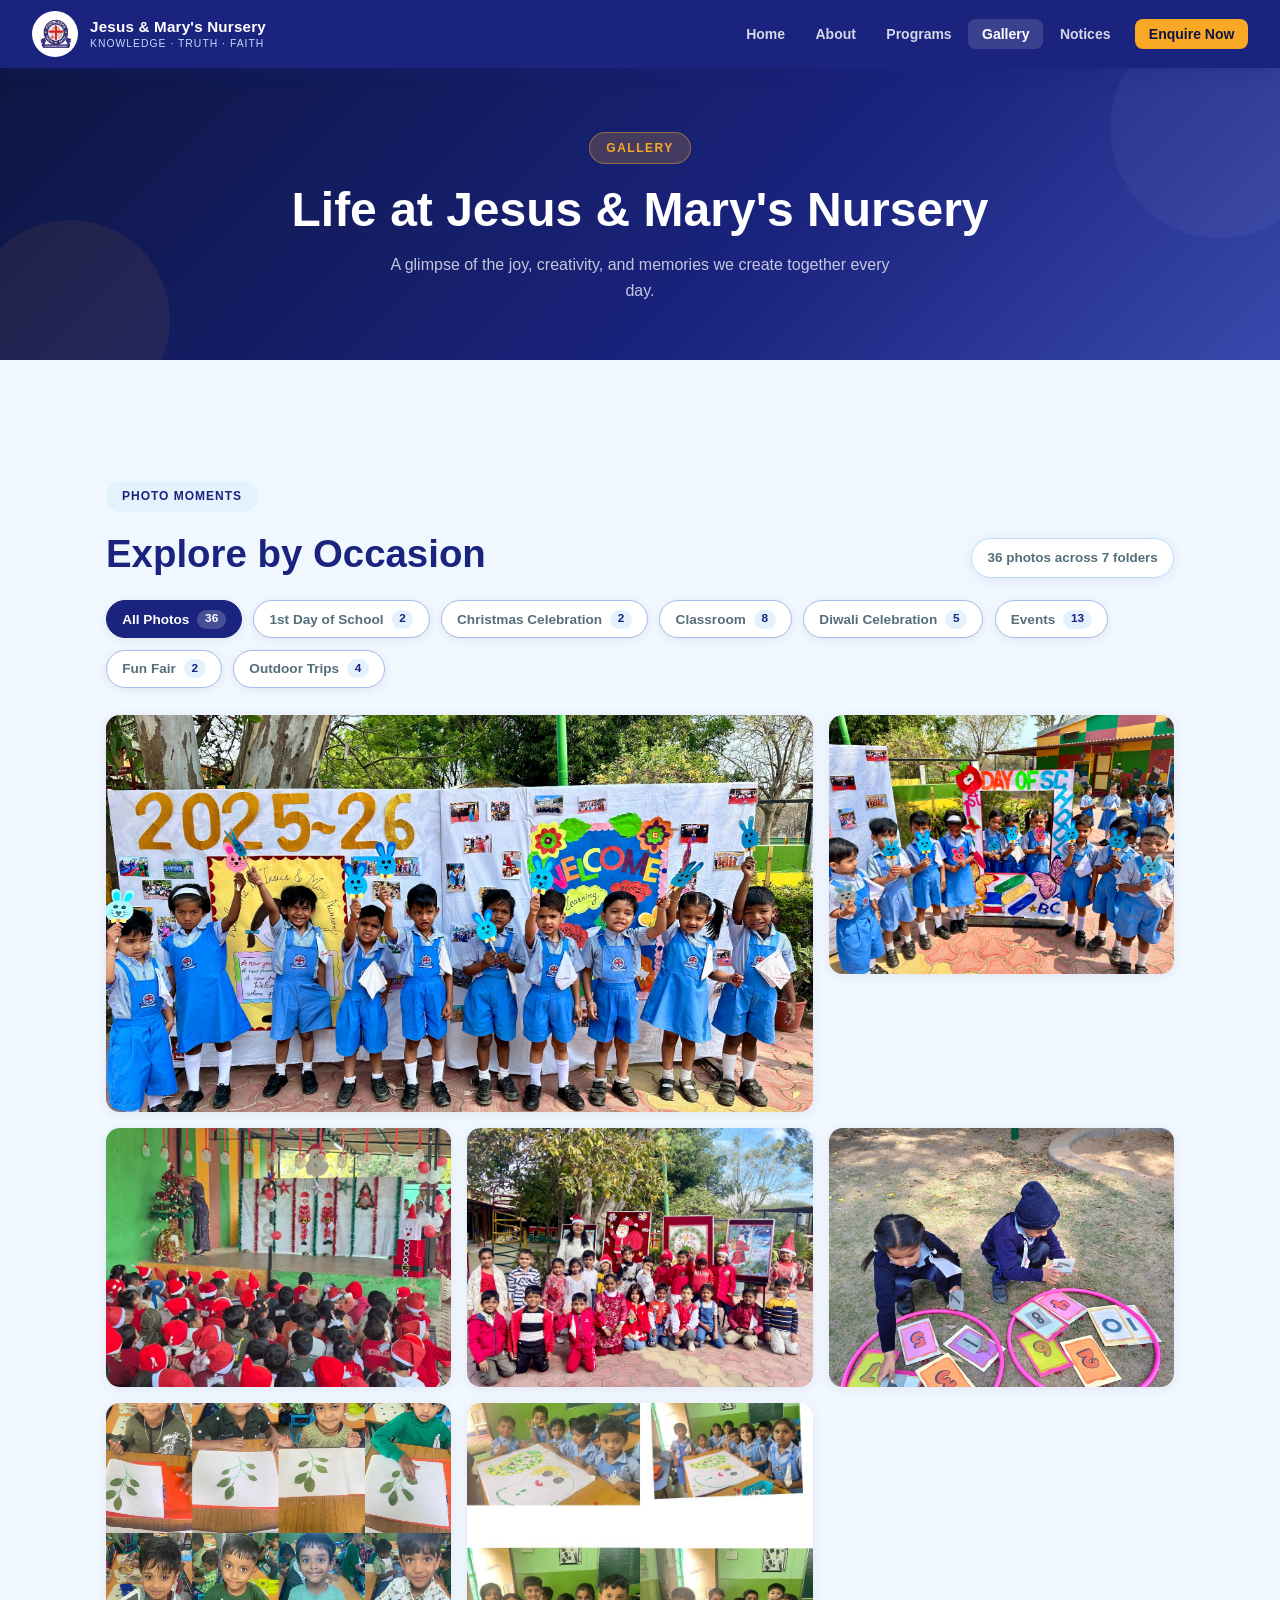
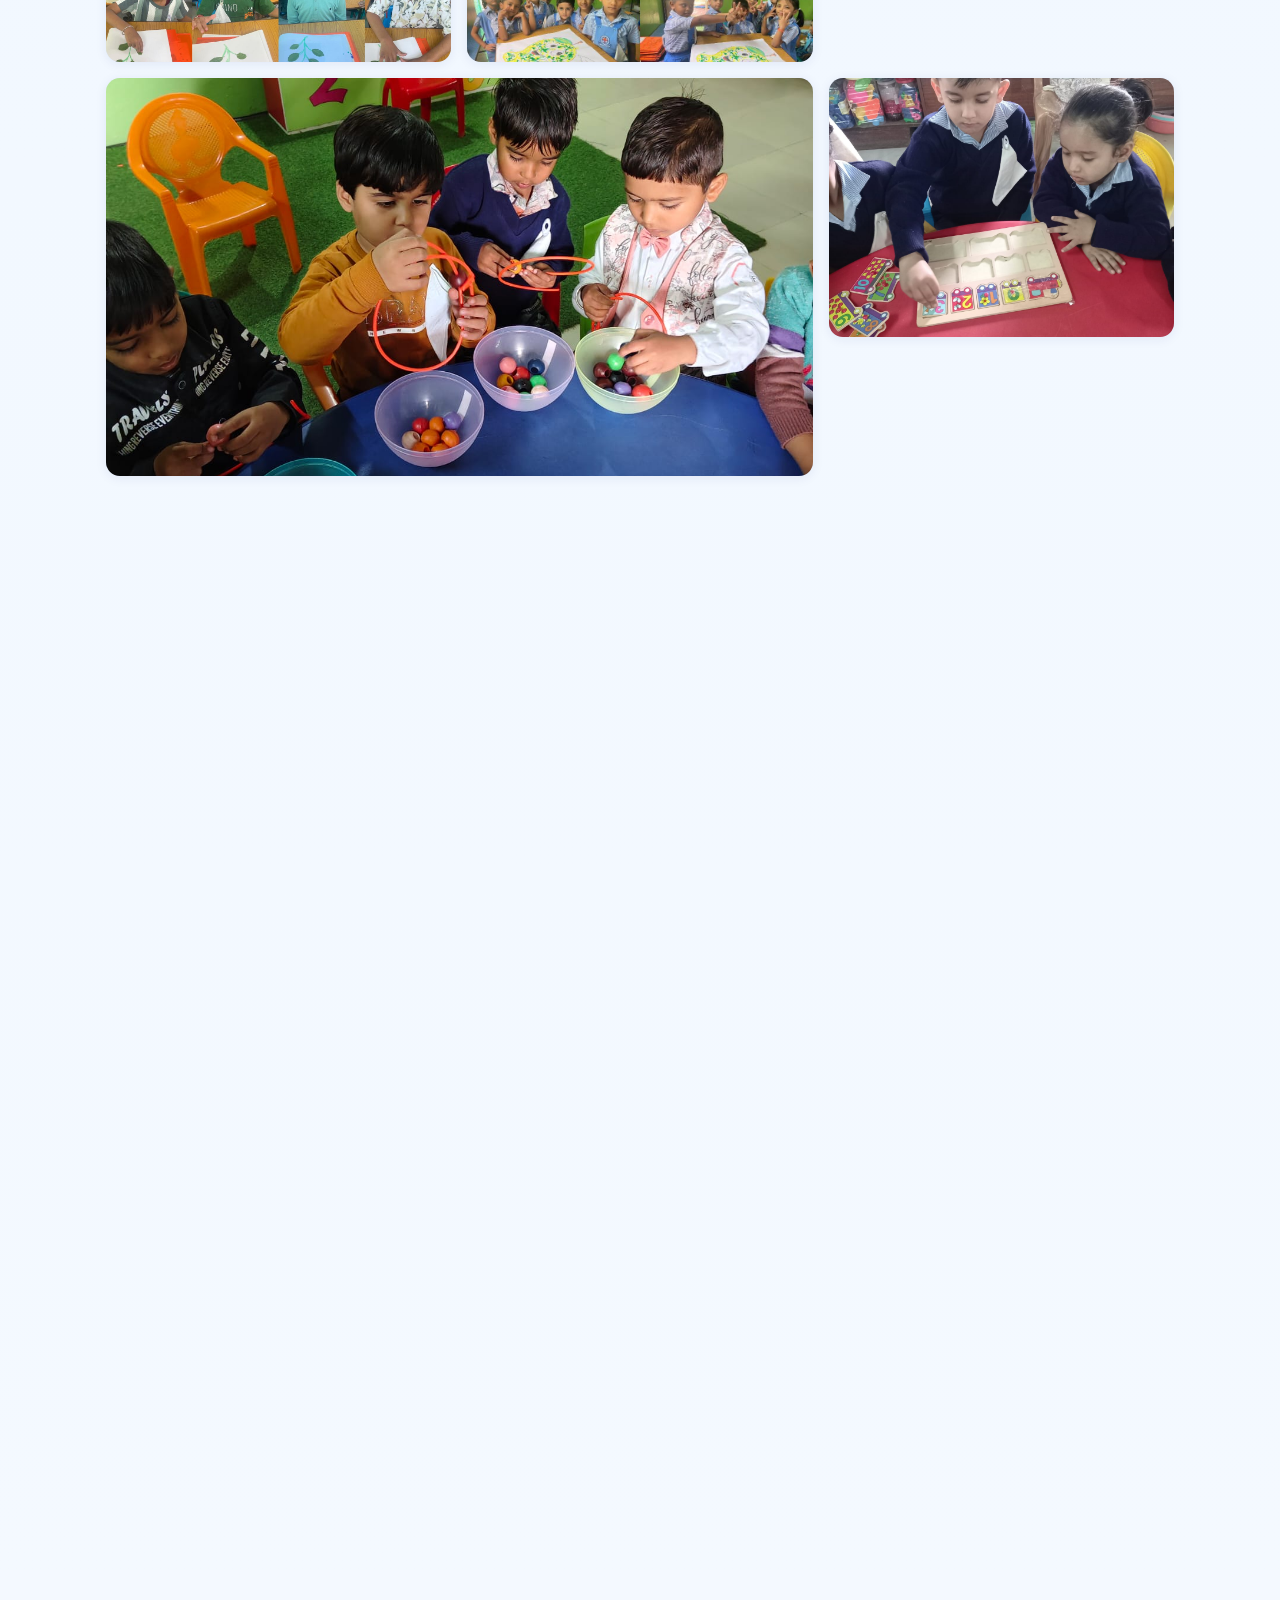
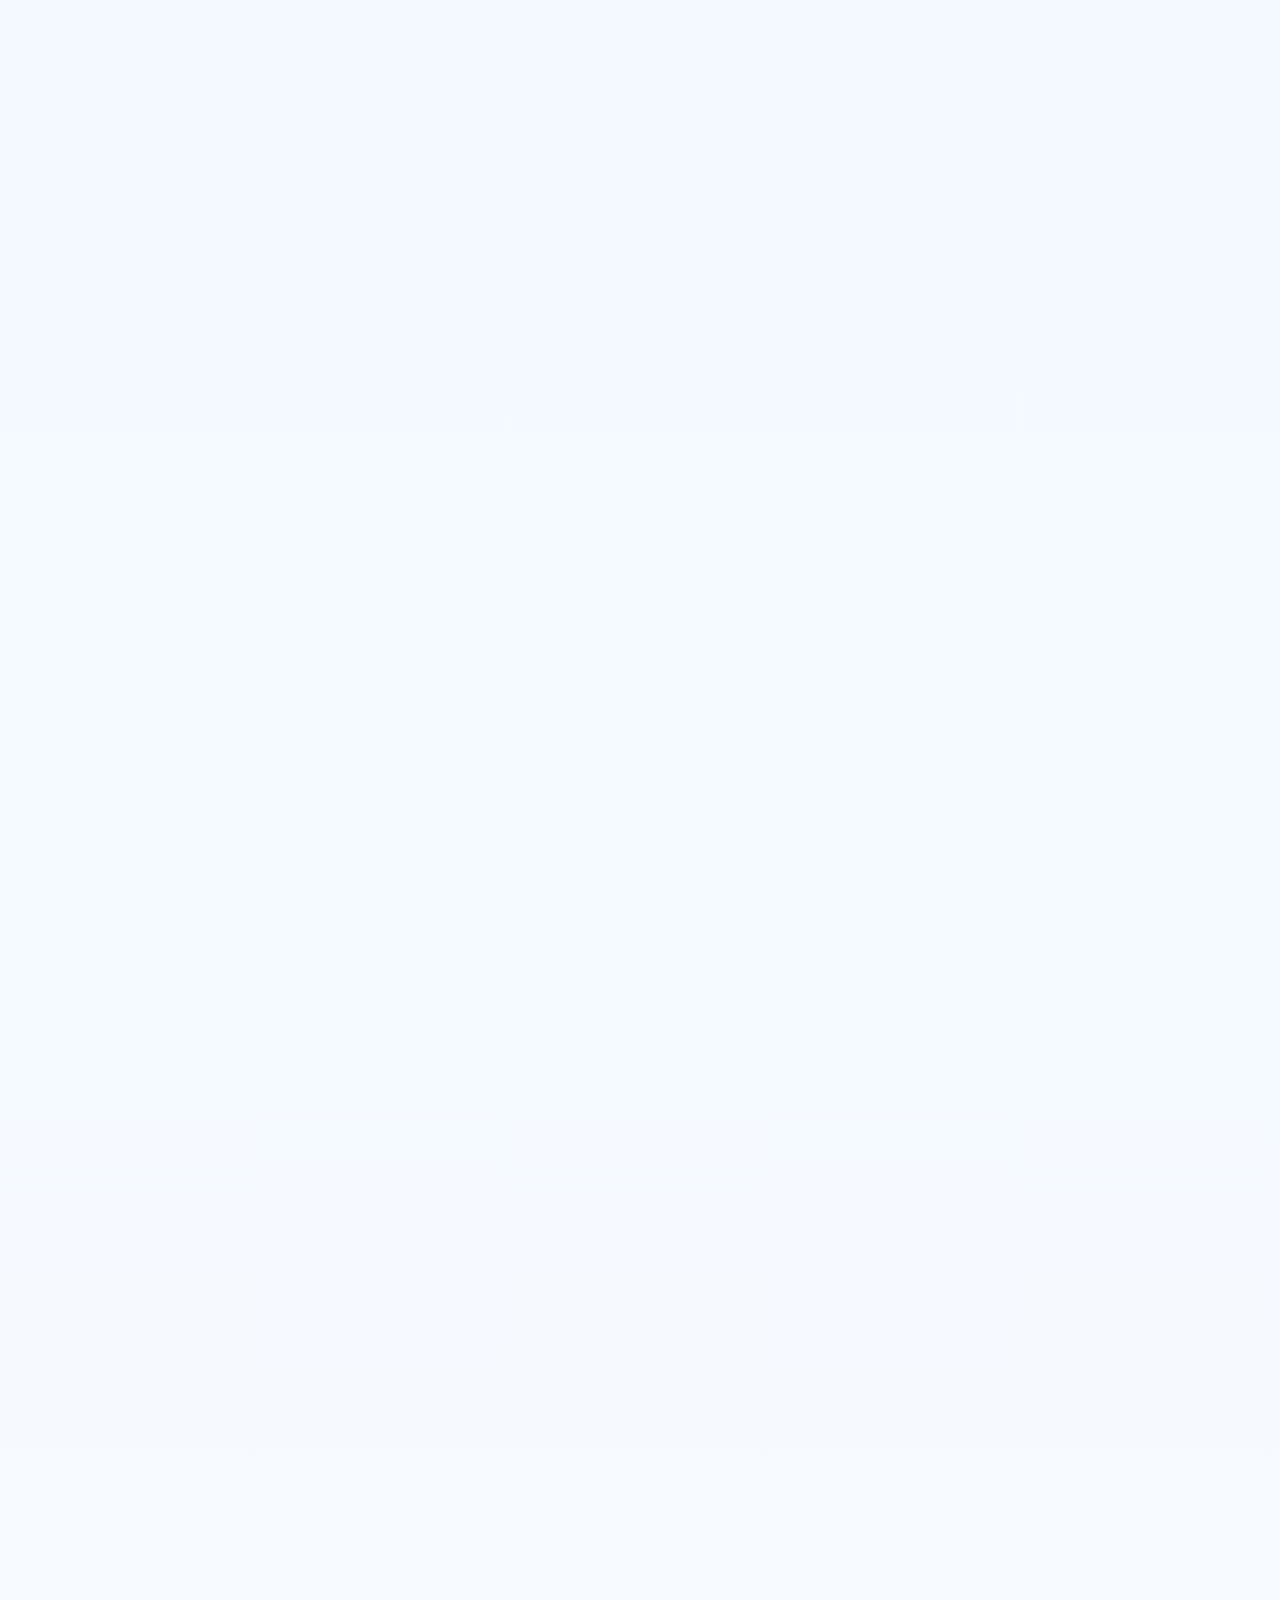
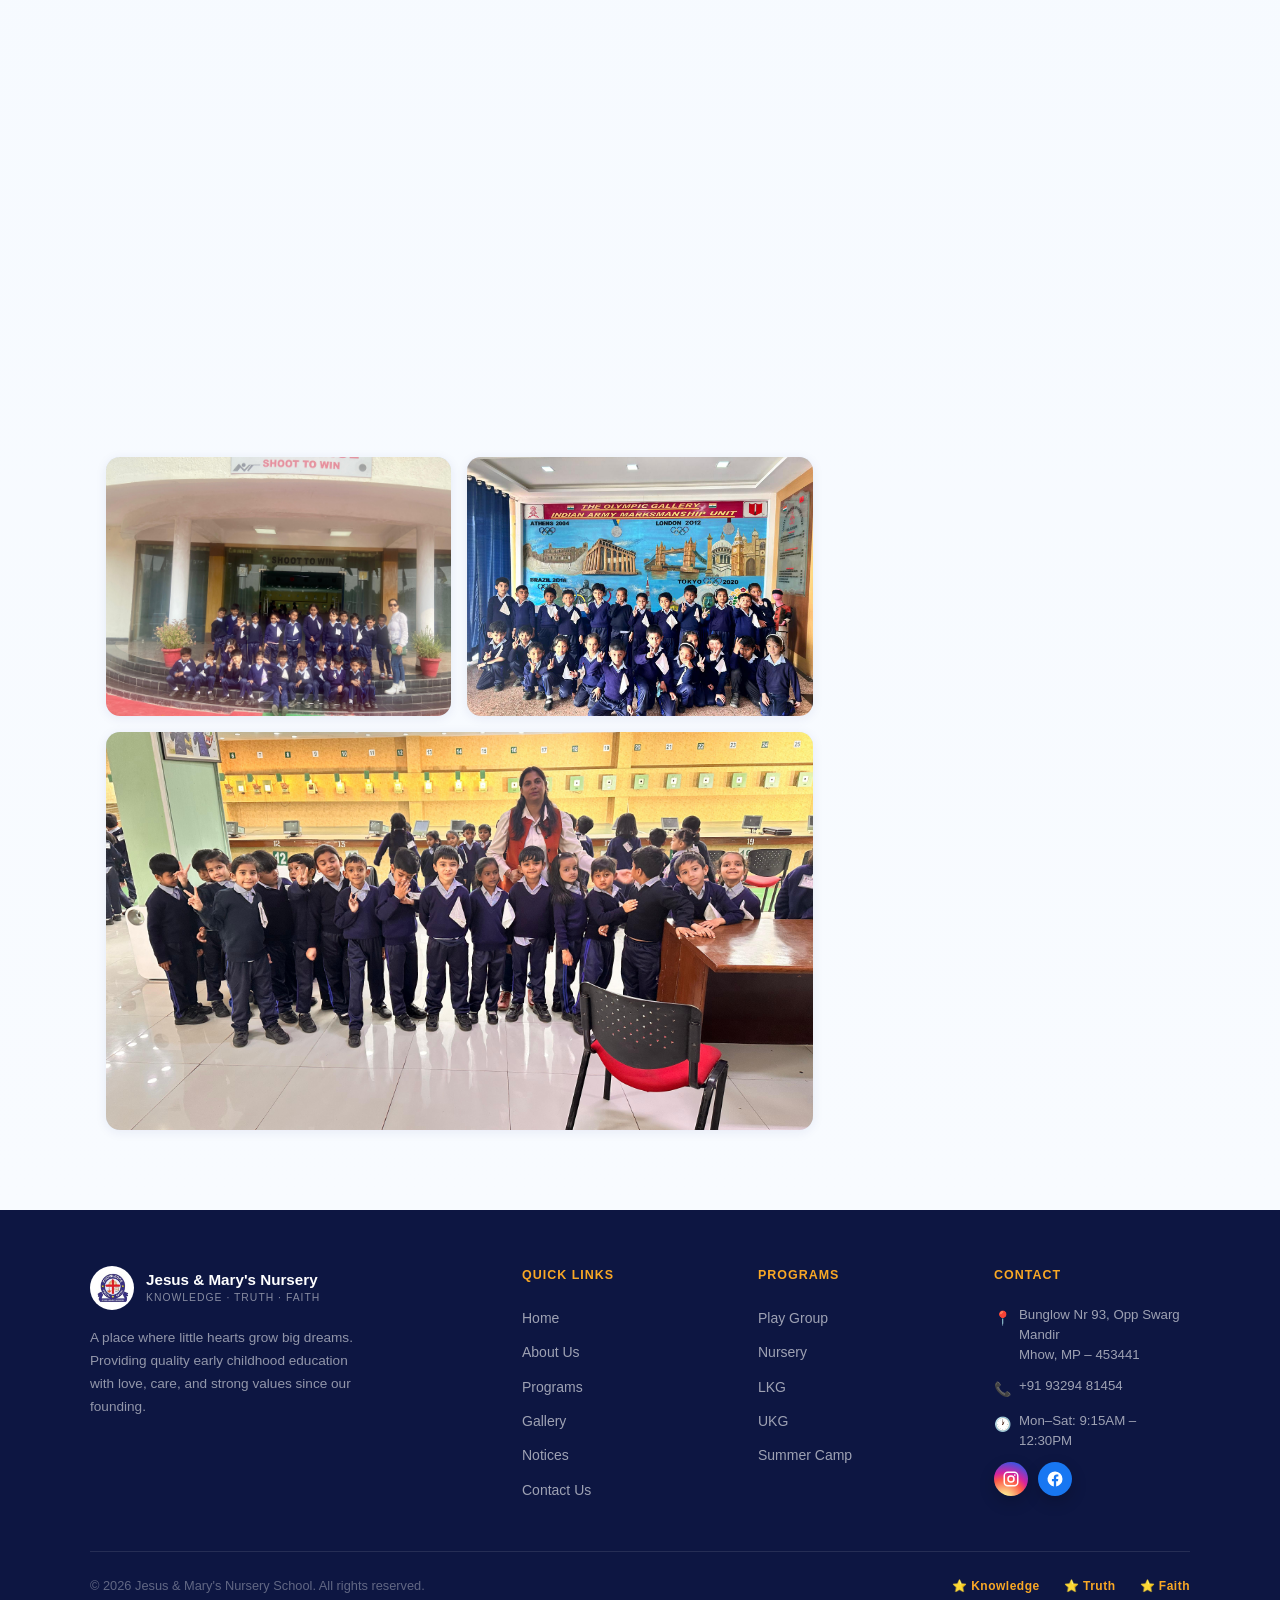
<file: gallery.html>
<!DOCTYPE html>
<html lang="en">
<head>
  <meta charset="UTF-8">
  <meta name="viewport" content="width=device-width, initial-scale=1.0">
  <title>Gallery | Jesus & Mary's Nursery School</title>
  <meta name="description" content="Photo gallery of classroom moments, school events, celebrations, and outdoor activities at Jesus & Mary's Nursery School.">
  <link rel="stylesheet" href="css/style.css">
  <link rel="stylesheet" href="css/gallery.css">
</head>
<body data-page="gallery">
  <nav id="navbar"></nav>

  <div class="page-hero">
    <div class="page-hero-tag">Gallery</div>
    <h1>Life at Jesus &amp; Mary's Nursery</h1>
    <p>A glimpse of the joy, creativity, and memories we create together every day.</p>
  </div>

  <section class="gallery-section">
    <div class="container">
      <div class="gallery-head fade-in">
        <div>
          <div class="section-tag">Photo Moments</div>
          <h2 class="section-title">Explore by Occasion</h2>
        </div>
        <p class="gallery-total" id="galleryTotal"></p>
      </div>

      <div class="gallery-filters fade-in" id="galleryFilters" aria-label="Gallery filters"></div>
      <div class="gallery-grid" id="galleryGrid"></div>
      <p class="gallery-empty" id="galleryEmpty" hidden>No photos found in this category.</p>
    </div>
  </section>

  <footer id="footer"></footer>

  <script src="js/main.js"></script>
  <script>
    const galleryFolders = [
      {
        name: '1st Day of School',
        files: [
          '1st day.jpeg',
          'day 1.jpeg'
        ]
      },
      {
        name: 'Christmas Celebration',
        files: [
          'Christmas.jpeg',
          'Christmas - Copy.jpeg'
        ]
      },
      {
        name: 'Classroom',
        files: [
          'Act.jpeg',
          'Activities.jpeg',
          'Art Activity.jpeg',
          'Class Act.jpeg',
          'Class Activities.jpeg',
          'Class activity.jpeg',
          'Classroom.jpeg',
          'WhatsApp Image 2026-03-17 at 10.56.10.jpeg'
        ]
      },
      {
        name: 'Diwali Celebration',
        files: [
          'Diwali.jpeg',
          'WhatsApp Image 2026-03-17 at 11.35.24.jpeg',
          'WhatsApp Image 2026-03-17 at 11.35.52.jpeg',
          'WhatsApp Image 2026-03-17 at 11.37.46 (1).jpeg',
          'WhatsApp Image 2026-03-17 at 11.37.46.jpeg'
        ]
      },
      {
        name: 'Events',
        files: [
          'Event Diwali - Copy.jpeg',
          'Event Diwali.jpeg',
          'Independence day.jpeg',
          'Juice corner.jpeg',
          'Mango.jpeg',
          'Rakhi.jpeg',
          'Tatoo.jpeg',
          'Water day.jpeg',
          'Yellow Day.jpeg',
          'Yellow.jpeg',
          'banana day.jpeg',
          'school event.jpeg',
          'water.jpeg'
        ]
      },
      {
        name: 'Fun Fair',
        files: [
          'Fun fair.jpeg',
          'Funfair.jpeg'
        ]
      },
      {
        name: 'Outdoor Trips',
        files: [
          'Outdoor Act- Field Trips.jpeg',
          'School trip.jpeg',
          'outdoor trip.jpeg',
          'shooting range.jpeg'
        ]
      }
    ];

    const imageExtensions = /\.(jpg|jpeg|png|webp|gif)$/i;
    const toSlug = value => value.toLowerCase().replace(/[^a-z0-9]+/g, '-').replace(/(^-|-$)/g, '');

    const categories = galleryFolders
      .map(folder => {
        const slug = toSlug(folder.name);
        const images = folder.files
          .filter(file => imageExtensions.test(file))
          .map(file => ({
            category: slug,
            categoryName: folder.name,
            path: `images/gallery/${folder.name}/${file}`
          }));
        return { name: folder.name, slug, images };
      })
      .filter(folder => folder.images.length > 0);

    const allPhotos = categories.flatMap(category => category.images);
    const galleryFilters = document.getElementById('galleryFilters');
    const galleryGrid = document.getElementById('galleryGrid');
    const galleryTotal = document.getElementById('galleryTotal');
    const galleryEmpty = document.getElementById('galleryEmpty');

    function renderFilters() {
      const allButton = `<button class="filter-btn active" data-filter="all">All Photos <span>${allPhotos.length}</span></button>`;
      const categoryButtons = categories
        .map(category => `<button class="filter-btn" data-filter="${category.slug}">${category.name} <span>${category.images.length}</span></button>`)
        .join('');

      galleryFilters.innerHTML = allButton + categoryButtons;
    }

    function renderCards() {
      galleryGrid.innerHTML = allPhotos
        .map((photo, index) => `
          <article class="gallery-item fade-in ${index % 7 === 0 ? 'wide' : ''}" data-category="${photo.category}">
            <img src="${photo.path}" alt="${photo.categoryName}">
            <div class="gallery-overlay">
              <p class="gallery-caption">${photo.categoryName}</p>
            </div>
          </article>
        `)
        .join('');
    }

    function updateSummary(filter, visibleCount) {
      if (filter === 'all') {
        galleryTotal.textContent = `${allPhotos.length} photos across ${categories.length} folders`;
        return;
      }

      const selectedCategory = categories.find(category => category.slug === filter);
      galleryTotal.textContent = `${visibleCount} photo${visibleCount === 1 ? '' : 's'} in ${selectedCategory ? selectedCategory.name : 'this folder'}`;
    }

    function applyFilter(filter) {
      let visibleCount = 0;

      document.querySelectorAll('.gallery-item').forEach(card => {
        const show = filter === 'all' || card.dataset.category === filter;
        card.classList.toggle('is-hidden', !show);
        if (show) visibleCount += 1;
      });

      galleryEmpty.hidden = visibleCount > 0;
      updateSummary(filter, visibleCount);
    }

    renderFilters();
    renderCards();
    applyFilter('all');

    galleryFilters.addEventListener('click', event => {
      const button = event.target.closest('.filter-btn');
      if (!button) return;

      document.querySelectorAll('.filter-btn').forEach(btn => btn.classList.remove('active'));
      button.classList.add('active');
      applyFilter(button.dataset.filter);
    });
  </script>
</body>
</html>
</file>
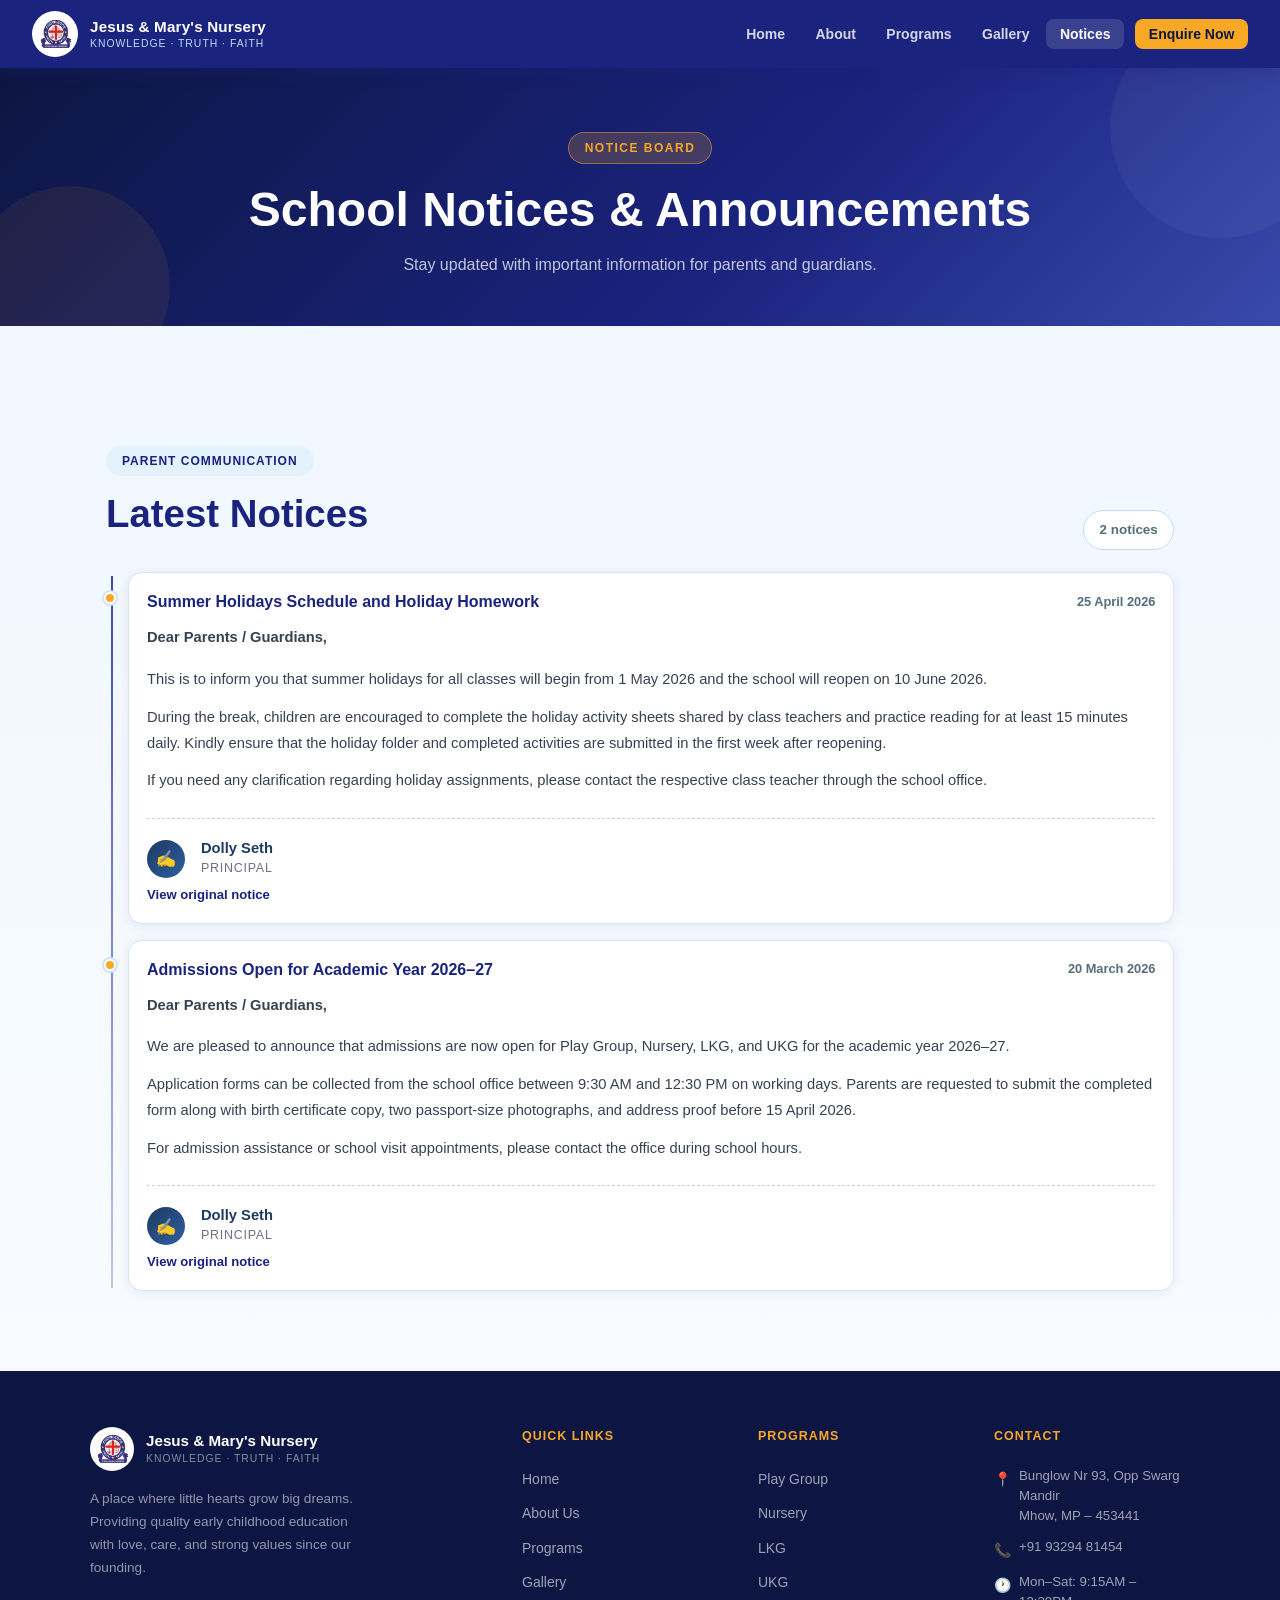
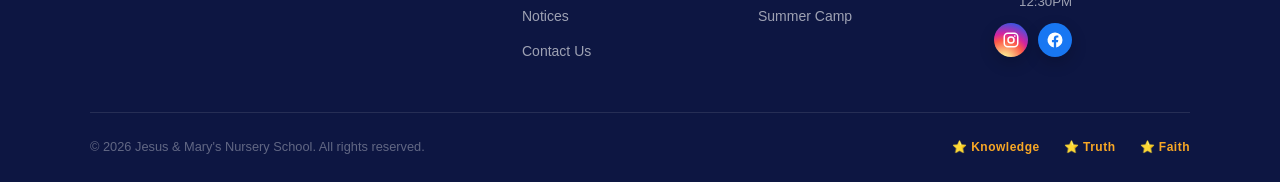
<file: notice.html>
<!DOCTYPE html>
<html lang="en">
<head>
  <meta charset="UTF-8">
  <meta name="viewport" content="width=device-width, initial-scale=1.0">
  <title>School Notices | Jesus & Mary's Nursery School</title>
  <meta name="description" content="Official school notices for admissions, holidays, and parent updates at Jesus & Mary's Nursery School.">
  <link rel="stylesheet" href="css/style.css">
  <link rel="stylesheet" href="css/notice.css">
  <style>
    /* ── Notice card enhancements ── */
    .notice-card {
      opacity: 0;
      transform: translateY(24px);
      transition: opacity 0.45s ease, transform 0.45s ease;
    }

    .notice-card-body p {
      margin: 0 0 0.75rem;
      line-height: 1.75;
      color: #374151;
    }

    .notice-card-body p:last-child {
      margin-bottom: 0;
    }

    /* Salutation line (Dear Parents...) */
    .notice-salutation {
      font-weight: 600;
      color: #1e3a5f;
      margin-bottom: 1rem !important;
    }

    /* Signature block */
    .notice-signature {
      display: flex;
      align-items: center;
      gap: 1rem;
      margin-top: 1.5rem;
      padding-top: 1.25rem;
      border-top: 1.5px dashed #c7d2e8;
    }

    .notice-signature-icon {
      width: 38px;
      height: 38px;
      border-radius: 50%;
      background: linear-gradient(135deg, #1e3a5f 0%, #2e5fa3 100%);
      display: flex;
      align-items: center;
      justify-content: center;
      flex-shrink: 0;
      font-size: 1rem;
    }

    .notice-signature-text {
      display: flex;
      flex-direction: column;
      gap: 1px;
    }

    .notice-signature-name {
      font-weight: 700;
      font-size: 0.92rem;
      color: #1e3a5f;
      line-height: 1.3;
    }

    .notice-signature-role {
      font-size: 0.78rem;
      color: #6b7280;
      text-transform: uppercase;
      letter-spacing: 0.06em;
      font-weight: 500;
    }
  </style>
</head>
<body data-page="notice">
  <nav id="navbar"></nav>

  <div class="page-hero notice-hero">
    <div class="page-hero-tag">Notice Board</div>
    <h1>School Notices & Announcements</h1>
    <p>Stay updated with important information for parents and guardians.</p>
  </div>

  <section class="notice-section">
    <div class="container">
      <div class="notice-head fade-in">
        <div>
          <div class="section-tag">Parent Communication</div>
          <h2 class="section-title">Latest Notices</h2>
        </div>
        <p class="notice-count" id="noticeCount"></p>
      </div>

      <div class="notice-timeline" id="noticeTimeline"></div>
      <p class="notice-empty" id="noticeEmpty" hidden>No notices are available at the moment.</p>
    </div>
  </section>

  <footer id="footer"></footer>

  <script src="js/main.js"></script>
  <script>
    const noticeTimeline = document.getElementById('noticeTimeline');
    const noticeCount = document.getElementById('noticeCount');
    const noticeEmpty = document.getElementById('noticeEmpty');

    const parseNoticeText = (rawText, fileName) => {
      const cleaned = rawText.replace(/\r/g, '').trim();
      const [headerBlock, ...bodyParts] = cleaned.split('\n\n');
      const lines = (headerBlock || '').split('\n');

      const subjectLine = lines.find(l => l.startsWith('Subject:')) || '';
      const dateLine   = lines.find(l => l.startsWith('Date:'))    || '';

      const subject = subjectLine.replace('Subject:', '').trim()
        || fileName.replace(/-notice\.(txt|text)$/, '').replace(/-/g, ' ');
      const date = dateLine.replace('Date:', '').trim() || 'Date not specified';

      // Separate signature paragraph from body
      const allParagraphs = bodyParts.map(p => p.trim()).filter(Boolean);
      let signatureName = '';
      let signatureRole = '';
      const bodyParagraphs = [];

      for (const para of allParagraphs) {
        if (/^Signature:/i.test(para)) {
          // Format: "Signature: Sr. Mary D'Souza | Principal"
          const sigContent = para.replace(/^Signature:/i, '').trim();
          const parts = sigContent.split('|').map(s => s.trim());
          signatureName = parts[0] || '';
          signatureRole = parts[1] || '';
        } else {
          bodyParagraphs.push(para);
        }
      }

      return { subject, date, bodyParagraphs, signatureName, signatureRole, fileName };
    };

    const renderBodyParagraphs = paragraphs => {
      return paragraphs.map((para, i) => {
        if (i === 0 && /^Dear /i.test(para)) {
          return `<p class="notice-salutation">${para}</p>`;
        }
        return `<p>${para}</p>`;
      }).join('');
    };

    const renderSignature = (name, role) => {
      if (!name) return '';
      return `
        <div class="notice-signature">
          <div class="notice-signature-icon">✍️</div>
          <div class="notice-signature-text">
            <span class="notice-signature-name">${name}</span>
            ${role ? `<span class="notice-signature-role">${role}</span>` : ''}
          </div>
        </div>`;
    };

    const renderNotices = notices => {
      if (!notices.length) {
        noticeEmpty.hidden = false;
        noticeCount.textContent = '0 notices';
        return;
      }

      noticeCount.textContent = `${notices.length} notice${notices.length === 1 ? '' : 's'}`;
      noticeTimeline.innerHTML = notices.map((notice, index) => `
        <article class="notice-card" style="transition-delay:${index * 0.1}s">
          <div class="notice-dot" aria-hidden="true"></div>
          <div class="notice-card-head">
            <h3>${notice.subject}</h3>
            <span>${notice.date}</span>
          </div>
          <div class="notice-card-body">
            ${renderBodyParagraphs(notice.bodyParagraphs)}
            ${renderSignature(notice.signatureName, notice.signatureRole)}
          </div>
          <a class="notice-download" href="notice/${notice.fileName}" target="_blank" rel="noopener noreferrer">View original notice</a>
        </article>
      `).join('');

      // Trigger entrance animation — cards are injected after IntersectionObserver runs in main.js
      requestAnimationFrame(() => {
        document.querySelectorAll('.notice-card').forEach((el, i) => {
          setTimeout(() => {
            el.style.opacity = '1';
            el.style.transform = 'translateY(0)';
          }, i * 100);
        });
      });
    };

    const getFilesFromDirectoryListing = async () => {
      const response = await fetch('notice/');
      if (!response.ok) throw new Error('Directory listing unavailable');
      const html = await response.text();
      const matches = [...html.matchAll(/href=[\"']([^\"']+-notice\.(?:txt|text))[\"']/gi)];
      return [...new Set(matches.map(m => decodeURIComponent(m[1]).split('/').pop()))];
    };

    const getFilesFromManifest = async () => {
      const response = await fetch('notice/notices.json', { cache: 'no-store' });
      if (!response.ok) return [];
      try {
        const files = await response.json();
        return Array.isArray(files) ? files.filter(f => /-notice\.(txt|text)$/i.test(f)) : [];
      } catch { return []; }
    };

    const normalizeFiles = files => [...new Set(files.filter(f => /-notice\.(txt|text)$/i.test(f)))];

    const withAlternateExtension = file => {
      if (/-notice\.text$/i.test(file)) return file.replace(/\.text$/i, '.txt');
      if (/-notice\.txt$/i.test(file))  return file.replace(/\.txt$/i, '.text');
      return file;
    };

    const loadNoticeFile = async file => {
      const attempts = normalizeFiles([file, withAlternateExtension(file)]);
      for (const candidate of attempts) {
        const response = await fetch(`notice/${candidate}`, { cache: 'no-store' });
        if (!response.ok) continue;
        const text = await response.text();
        return parseNoticeText(text, candidate);
      }
      return null;
    };

    const loadNotices = async () => {
      try {
        let filesFromListing = [];
        try { filesFromListing = normalizeFiles(await getFilesFromDirectoryListing()); }
        catch { filesFromListing = []; }

        const filesFromManifest = normalizeFiles(await getFilesFromManifest());
        const defaultFiles = [
          'admission-notice.text', 'summer-holidays-notice.text',
          'admission-notice.txt',  'summer-holidays-notice.txt'
        ];

        const discoveredFiles = normalizeFiles([...filesFromListing, ...filesFromManifest]);
        const files = discoveredFiles.length ? discoveredFiles : defaultFiles;

        const notices = await Promise.all(files.map(loadNoticeFile));
        const clean = notices.filter(Boolean);

        if (!clean.length) { renderNotices([]); return; }

        clean.sort((a, b) => new Date(b.date) - new Date(a.date));
        renderNotices(clean);
      } catch { renderNotices([]); }
    };

    loadNotices();
  </script>
</body>
</html>
</file>
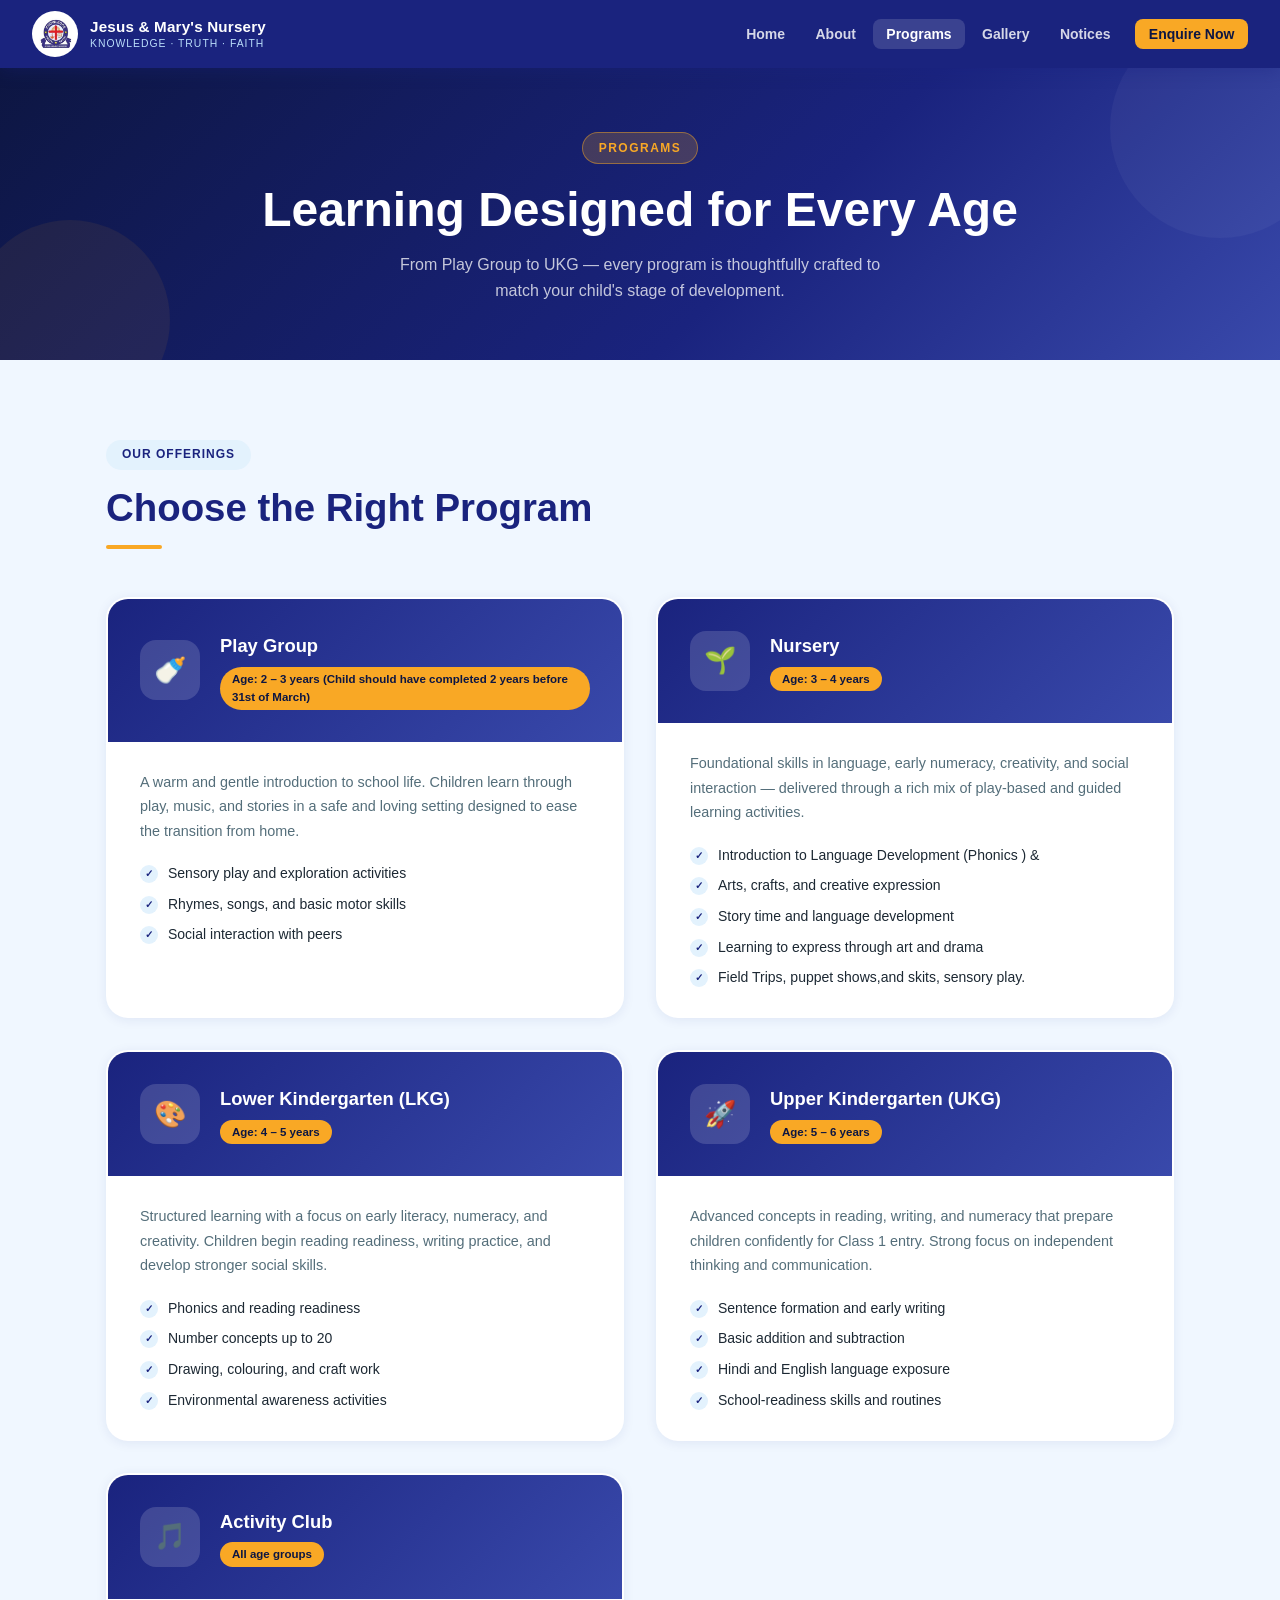
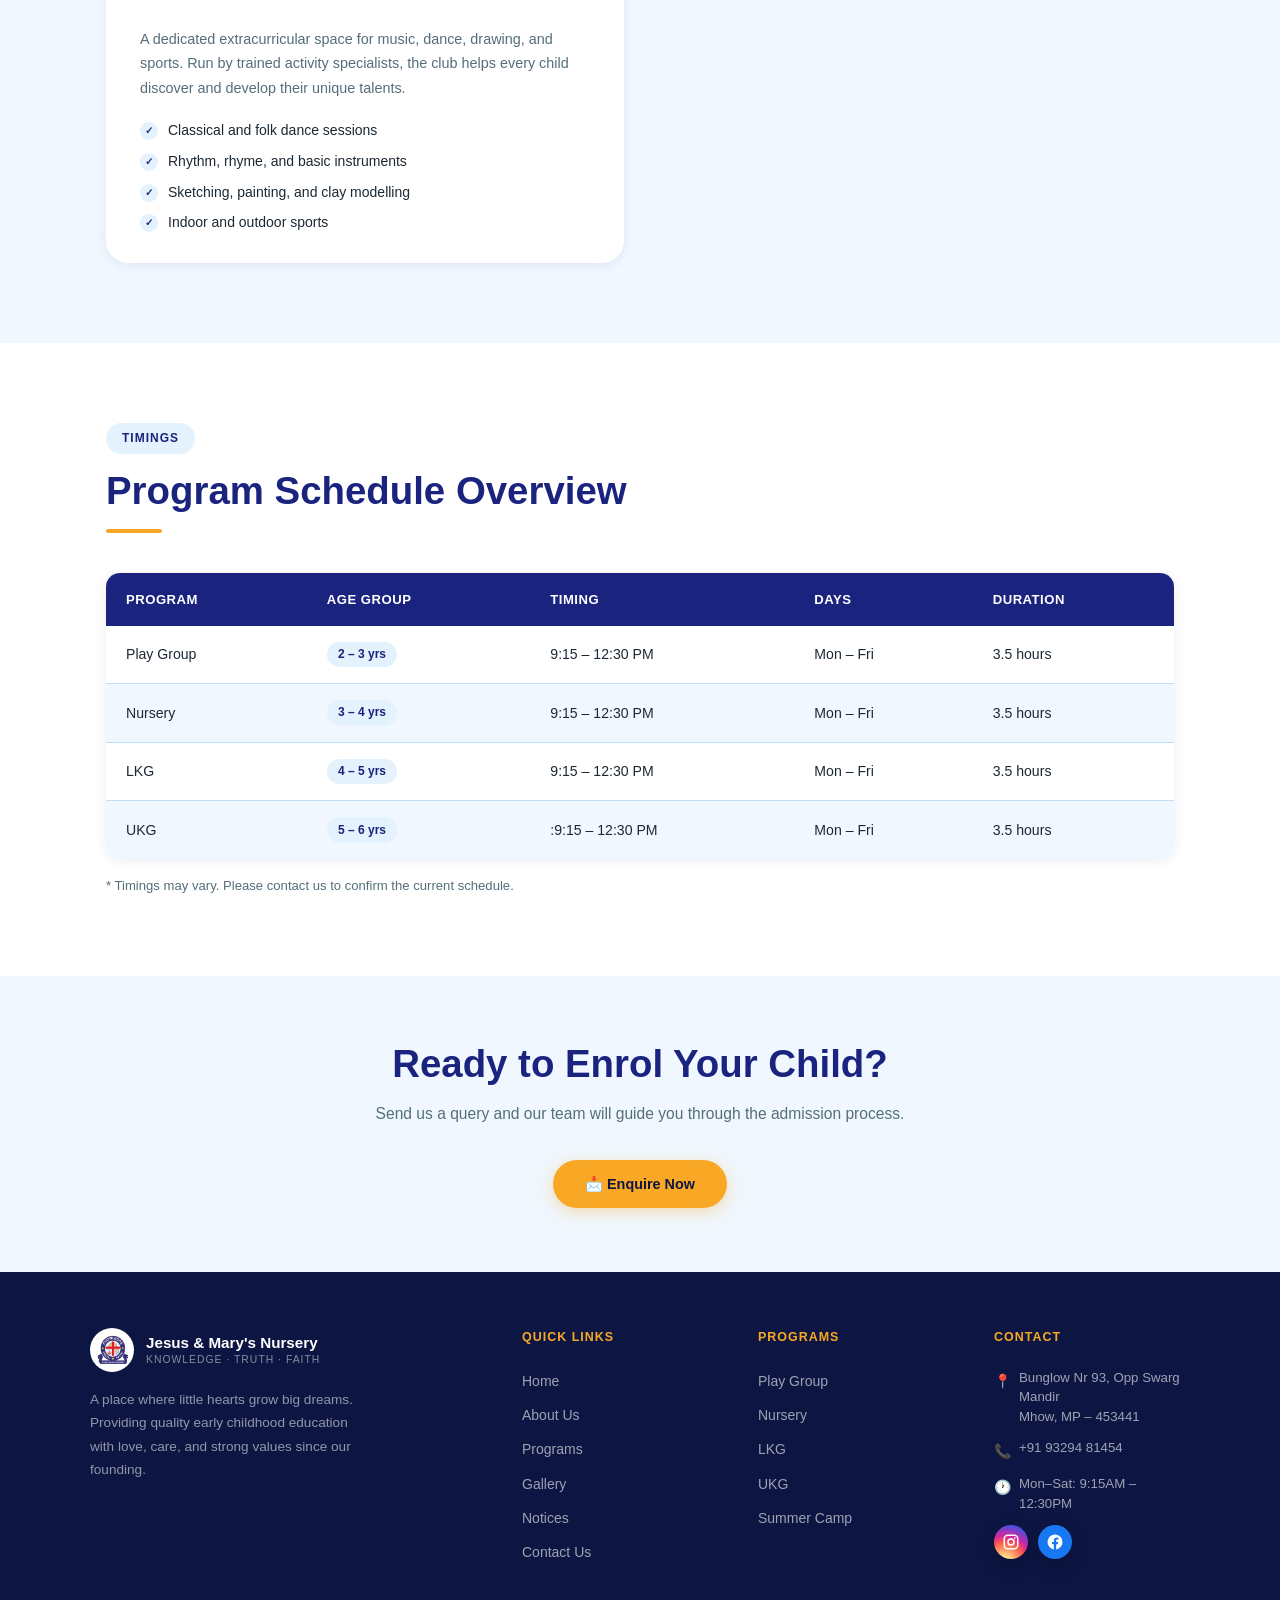
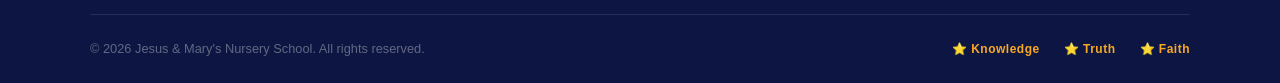
<file: programs.html>
<!DOCTYPE html>
<html lang="en">
<head>
  <meta charset="UTF-8">
  <meta name="viewport" content="width=device-width, initial-scale=1.0">
  <title>Programs | Jesus & Mary's Nursery School</title>
  <meta name="description" content="Explore all programs at Jesus & Mary's Nursery — Play Group, Nursery, LKG, UKG, Activity Club, and Summer Camp.">
  <link rel="stylesheet" href="css/style.css">
  <link rel="stylesheet" href="css/programs.css">
</head>
<body data-page="programs">

  <nav id="navbar"></nav>

  <div class="page-hero">
    <div class="page-hero-tag">Programs</div>
    <h1>Learning Designed for Every Age</h1>
    <p>From Play Group to UKG — every program is thoughtfully crafted to match your child's stage of development.</p>
  </div>

  <!-- ── ALL PROGRAMS ── -->
  <section class="programs-section">
    <div class="container">
      <div class="section-tag">Our Offerings</div>
      <h2 class="section-title">Choose the Right Program</h2>
      <div class="divider"></div>

      <div class="all-programs-grid">

        <div class="prog-detail-card fade-in">
          <div class="prog-card-header">
            <div class="prog-header-icon">🍼</div>
			
            <div class="prog-header-info">
              <h3>Play Group</h3>
              <div class="prog-age-badge">Age: 2 – 3 years (Child should have completed 2 years before 31st of March) </div>
            </div>
          </div>
          <div class="prog-card-body">
            <p>A warm and gentle introduction to school life. Children learn through play, music, and stories in a safe and loving setting designed to ease the transition from home.</p>
            <div class="prog-highlights">
              <div class="prog-highlight"><div class="prog-check">✓</div><span>Sensory play and exploration activities</span></div>
              <div class="prog-highlight"><div class="prog-check">✓</div><span>Rhymes, songs, and basic motor skills</span></div>
              <div class="prog-highlight"><div class="prog-check">✓</div><span>Social interaction with peers</span></div>
              
            </div>
          </div>
        </div>

        <div class="prog-detail-card fade-in delay-1">
          <div class="prog-card-header">
            <div class="prog-header-icon">🌱</div>
            <div class="prog-header-info">
              <h3>Nursery</h3>
              <div class="prog-age-badge">Age: 3 – 4 years</div>
            </div>
          </div>
          <div class="prog-card-body">
            <p>Foundational skills in language, early numeracy, creativity, and social interaction — delivered through a rich mix of play-based and guided learning activities.</p>
            <div class="prog-highlights">
              <div class="prog-highlight"><div class="prog-check">✓</div><span>Introduction to Language Development (Phonics ) & </span></div>
              <div class="prog-highlight"><div class="prog-check">✓</div><span>Arts, crafts, and creative expression  </span></div>
              <div class="prog-highlight"><div class="prog-check">✓</div><span>Story time and language development</span></div>
			  <div class="prog-highlight"><div class="prog-check">✓</div><span> Learning to express through art and drama</span></div>
             
			  <div class="prog-highlight"><div class="prog-check">✓</div><span>Field Trips, puppet shows,and skits, sensory play.</span></div>
            </div>
          </div>
        </div>

        <div class="prog-detail-card fade-in">
          <div class="prog-card-header">
            <div class="prog-header-icon">🎨</div>
            <div class="prog-header-info">
              <h3>Lower Kindergarten (LKG)</h3>
              <div class="prog-age-badge">Age: 4 – 5 years</div>
            </div>
          </div>
          <div class="prog-card-body">
            <p>Structured learning with a focus on early literacy, numeracy, and creativity. Children begin reading readiness, writing practice, and develop stronger social skills.</p>
            <div class="prog-highlights">
              <div class="prog-highlight"><div class="prog-check">✓</div><span>Phonics and reading readiness</span></div>
              <div class="prog-highlight"><div class="prog-check">✓</div><span>Number concepts up to 20</span></div>
              <div class="prog-highlight"><div class="prog-check">✓</div><span>Drawing, colouring, and craft work</span></div>
              <div class="prog-highlight"><div class="prog-check">✓</div><span>Environmental awareness activities</span></div>
            </div>
          </div>
        </div>

        <div class="prog-detail-card fade-in delay-1">
          <div class="prog-card-header">
            <div class="prog-header-icon">🚀</div>
            <div class="prog-header-info">
              <h3>Upper Kindergarten (UKG)</h3>
              <div class="prog-age-badge">Age: 5 – 6 years</div>
            </div>
          </div>
          <div class="prog-card-body">
            <p>Advanced concepts in reading, writing, and numeracy that prepare children confidently for Class 1 entry. Strong focus on independent thinking and communication.</p>
            <div class="prog-highlights">
              <div class="prog-highlight"><div class="prog-check">✓</div><span>Sentence formation and early writing</span></div>
              <div class="prog-highlight"><div class="prog-check">✓</div><span>Basic addition and subtraction</span></div>
              <div class="prog-highlight"><div class="prog-check">✓</div><span>Hindi and English language exposure</span></div>
              <div class="prog-highlight"><div class="prog-check">✓</div><span>School-readiness skills and routines</span></div>
            </div>
          </div>
        </div>

        <div class="prog-detail-card fade-in">
          <div class="prog-card-header">
            <div class="prog-header-icon">🎵</div>
            <div class="prog-header-info">
              <h3>Activity Club</h3>
              <div class="prog-age-badge">All age groups</div>
            </div>
          </div>
          <div class="prog-card-body">
            <p>A dedicated extracurricular space for music, dance, drawing, and sports. Run by trained activity specialists, the club helps every child discover and develop their unique talents.</p>
            <div class="prog-highlights">
              <div class="prog-highlight"><div class="prog-check">✓</div><span>Classical and folk dance sessions</span></div>
              <div class="prog-highlight"><div class="prog-check">✓</div><span>Rhythm, rhyme, and basic instruments</span></div>
              <div class="prog-highlight"><div class="prog-check">✓</div><span>Sketching, painting, and clay modelling</span></div>
              <div class="prog-highlight"><div class="prog-check">✓</div><span>Indoor and outdoor sports</span></div>
            </div>
          </div>
        </div>

       
      </div>
    </div>
  </section>

  <!-- ── SCHEDULE TABLE ── -->
  <section class="schedule-section">
    <div class="container">
      <div class="section-tag">Timings</div>
      <h2 class="section-title">Program Schedule Overview</h2>
      <div class="divider"></div>
      <table class="schedule-table">
        <thead>
          <tr>
            <th>Program</th>
            <th>Age Group</th>
            <th>Timing</th>
            <th>Days</th>
            <th>Duration</th>
          </tr>
        </thead>
        <tbody>
          <tr>
            <td>Play Group</td>
            <td><span class="badge-age">2 – 3 yrs</span></td>
            <td>9:15 – 12:30 PM</td>
            <td>Mon – Fri</td>
            <td>3.5 hours</td>
          </tr>
          <tr>
            <td>Nursery</td>
            <td><span class="badge-age">3 – 4 yrs</span></td>
            <td>9:15 – 12:30 PM</td>
            <td>Mon – Fri </td>
            <td>3.5 hours</td>
          </tr>
          <tr>
            <td>LKG</td>
            <td><span class="badge-age">4 – 5 yrs</span></td>
            <td>9:15 – 12:30 PM</td>
            <td>Mon – Fri</td>
            <td>3.5 hours</td>
          </tr>
          <tr>
            <td>UKG</td>
            <td><span class="badge-age">5 – 6 yrs</span></td>
            <td>:9:15 – 12:30 PM</td>
            <td>Mon – Fri</td>
            <td>3.5 hours</td>
          </tr>
          <tr>
           
        </tbody>
      </table>
      <p style="color:var(--text-muted);font-size:0.82rem;margin-top:1rem;">* Timings may vary. Please contact us to confirm the current schedule.</p>
    </div>
  </section>

  <!-- ── CTA ── -->
  <section style="background:var(--bg);padding:4rem 2rem;text-align:center;">
    <div class="container">
      <h2 class="section-title">Ready to Enrol Your Child?</h2>
      <p class="section-sub" style="margin:0.5rem auto 2rem;">Send us a query and our team will guide you through the admission process.</p>
      <a href="contact.html" class="btn btn-primary">📩 Enquire Now</a>
    </div>
  </section>

  <footer id="footer"></footer>
  <script src="js/main.js"></script>
</body>
</html>
</file>
<file: css/style.css>
/* ═══════════════════════════════════════════════
   style.css — Shared styles for all pages
   Jesus & Mary's Nursery School
═══════════════════════════════════════════════ */

/* ── CSS VARIABLES ── */
:root {
  --primary:        #1A237E;
  --primary-light:  #3949AB;
  --primary-dark:   #0D1642;
  --sky:            #E3F2FD;
  --sky-mid:        #BBDEFB;
  --gold:           #F9A825;
  --gold-dark:      #F57F17;
  --red:            #C62828;
  --white:          #FFFFFF;
  --bg:             #F0F7FF;
  --text:           #1A237E;
  --text-muted:     #546E7A;
  --text-dark:      #1C2833;
  --border:         #BBDEFB;
  --shadow-sm:      0 2px 12px rgba(26,35,126,0.08);
  --shadow-md:      0 6px 24px rgba(26,35,126,0.12);
  --shadow-lg:      0 12px 40px rgba(26,35,126,0.16);
  --radius-sm:      8px;
  --radius-md:      14px;
  --radius-lg:      22px;
  --transition:     all 0.25s ease;
}

/* ── RESET ── */
*, *::before, *::after { margin: 0; padding: 0; box-sizing: border-box; }
html { scroll-behavior: smooth; }
body {
  font-family: 'Nunito', sans-serif;
  background: var(--white);
  color: var(--text-dark);
  overflow-x: hidden;
  line-height: 1.6;
}
img { max-width: 100%; display: block; }
a { text-decoration: none; }
ul { list-style: none; }

/* ── GOOGLE FONTS ── */
@import url('https://fonts.googleapis.com/css2?family=Nunito:wght@400;600;700;800&family=Poppins:wght@500;600;700&display=swap');

/* ══════════════════════════════════════════════
   NAVBAR
══════════════════════════════════════════════ */
#navbar {
  background: var(--primary);
  padding: 0 2rem;
  position: sticky;
  top: 0;
  z-index: 1000;
  box-shadow: 0 2px 16px rgba(26,35,126,0.35);
  height: 68px;
  display: flex;
  align-items: center;
  justify-content: space-between;
}

.nav-brand {
  display: flex;
  align-items: center;
  gap: 12px;
  text-decoration: none;
}

.nav-logo {
  width: 46px; height: 46px;
  border-radius: 50%;
  background: white;
  padding: 3px;
  object-fit: contain;
  flex-shrink: 0;
}

.nav-logo-text {
  width: 46px; height: 46px;
  border-radius: 50%;
  background: white;
  display: flex; align-items: center; justify-content: center;
  font-size: 9px; font-weight: 800;
  color: var(--primary);
  text-align: center; line-height: 1.2;
  padding: 4px; flex-shrink: 0;
}

.nav-school-name {
  color: white;
  font-size: 0.95rem;
  font-weight: 800;
  line-height: 1.2;
  letter-spacing: 0.2px;
}

.nav-school-name span {
  display: block;
  font-size: 0.65rem;
  font-weight: 500;
  color: var(--sky-mid);
  letter-spacing: 1px;
  text-transform: uppercase;
  margin-top: 2px;
}

.nav-links {
  display: flex;
  align-items: center;
  gap: 0.2rem;
}

.nav-links a {
  color: rgba(255,255,255,0.82);
  font-weight: 600;
  font-size: 0.875rem;
  padding: 0.45rem 0.85rem;
  border-radius: var(--radius-sm);
  transition: var(--transition);
}

.nav-links a:hover,
.nav-links a.active {
  background: rgba(255,255,255,0.14);
  color: white;
}

.nav-links a.nav-cta {
  background: var(--gold);
  color: var(--primary-dark) !important;
  font-weight: 800;
  margin-left: 0.5rem;
}

.nav-links a.nav-cta:hover { background: var(--gold-dark); }

.hamburger {
  display: none;
  flex-direction: column;
  gap: 5px;
  cursor: pointer;
  padding: 4px;
}

.hamburger span {
  display: block;
  width: 24px; height: 2px;
  background: white;
  border-radius: 2px;
  transition: var(--transition);
}

/* ── Mobile Nav ── */
.mobile-menu {
  display: none;
  position: absolute;
  top: 68px; left: 0; right: 0;
  background: var(--primary-dark);
  padding: 1rem;
  flex-direction: column;
  gap: 0.25rem;
  z-index: 999;
  box-shadow: var(--shadow-md);
}

.mobile-menu.open { display: flex; }

.mobile-menu a {
  color: rgba(255,255,255,0.85);
  font-weight: 600;
  font-size: 0.95rem;
  padding: 0.7rem 1rem;
  border-radius: var(--radius-sm);
  transition: var(--transition);
}

.mobile-menu a:hover { background: rgba(255,255,255,0.1); color: white; }
.mobile-menu a.nav-cta {
  background: var(--gold);
  color: var(--primary-dark);
  font-weight: 800;
  text-align: center;
  margin-top: 0.5rem;
}

/* ══════════════════════════════════════════════
   PAGE HERO BANNER (for inner pages)
══════════════════════════════════════════════ */
.page-hero {
  background: linear-gradient(135deg, var(--primary-dark) 0%, var(--primary) 60%, var(--primary-light) 100%);
  padding: 4rem 2rem 3.5rem;
  text-align: center;
  position: relative;
  overflow: hidden;
}

.page-hero::before {
  content: '';
  position: absolute;
  top: -50px; right: -50px;
  width: 220px; height: 220px;
  border-radius: 50%;
  background: rgba(255,255,255,0.04);
}

.page-hero::after {
  content: '';
  position: absolute;
  bottom: -60px; left: -30px;
  width: 200px; height: 200px;
  border-radius: 50%;
  background: rgba(249,168,37,0.07);
}

.page-hero-tag {
  display: inline-block;
  background: rgba(249,168,37,0.2);
  border: 1px solid rgba(249,168,37,0.45);
  color: var(--gold);
  padding: 0.35rem 1rem;
  border-radius: 50px;
  font-size: 0.75rem;
  font-weight: 700;
  letter-spacing: 1.5px;
  text-transform: uppercase;
  margin-bottom: 1rem;
  position: relative; z-index: 1;
}

.page-hero h1 {
  font-family: 'Poppins', sans-serif;
  font-size: clamp(1.8rem, 4vw, 3rem);
  font-weight: 700;
  color: white;
  line-height: 1.25;
  margin-bottom: 0.75rem;
  position: relative; z-index: 1;
}

.page-hero p {
  color: rgba(255,255,255,0.75);
  font-size: 1rem;
  max-width: 520px;
  margin: 0 auto;
  position: relative; z-index: 1;
}

/* ══════════════════════════════════════════════
   FOOTER
══════════════════════════════════════════════ */
#footer {
  background: var(--primary-dark);
  color: white;
  padding: 3.5rem 2rem 1.5rem;
}

.footer-inner {
  max-width: 1100px;
  margin: 0 auto;
}

.footer-grid {
  display: grid;
  grid-template-columns: 2fr 1fr 1fr 1fr;
  gap: 2.5rem;
  padding-bottom: 2.5rem;
  border-bottom: 1px solid rgba(255,255,255,0.1);
}

.footer-brand-logo {
  display: flex;
  align-items: center;
  gap: 12px;
  margin-bottom: 1rem;
}

.footer-logo-circle {
  width: 44px; height: 44px;
  border-radius: 50%;
  background: white;
  display: flex; align-items: center; justify-content: center;
  font-size: 9px; font-weight: 800;
  color: var(--primary);
  text-align: center; line-height: 1.2;
  padding: 3px; flex-shrink: 0;
}

.footer-brand-name {
  font-weight: 800;
  font-size: 0.95rem;
  line-height: 1.2;
}

.footer-brand-name span {
  display: block;
  font-size: 0.65rem;
  font-weight: 500;
  color: rgba(255,255,255,0.5);
  letter-spacing: 1px;
  text-transform: uppercase;
  margin-top: 2px;
}

.footer-brand p {
  color: rgba(255,255,255,0.55);
  font-size: 0.85rem;
  line-height: 1.7;
  max-width: 280px;
}

.footer-col h4 {
  font-size: 0.78rem;
  font-weight: 700;
  letter-spacing: 1px;
  text-transform: uppercase;
  color: var(--gold);
  margin-bottom: 1.2rem;
}

.footer-col ul li { margin-bottom: 0.55rem; }

.footer-col ul li a {
  color: rgba(255,255,255,0.6);
  font-size: 0.875rem;
  transition: var(--transition);
}

.footer-col ul li a:hover { color: white; }

.footer-contact-item {
  display: flex;
  gap: 8px;
  align-items: flex-start;
  margin-bottom: 0.7rem;
}

.footer-contact-item .fc-icon {
  font-size: 14px;
  margin-top: 2px;
  flex-shrink: 0;
}

.footer-contact-item p {
  color: rgba(255,255,255,0.6);
  font-size: 0.83rem;
  line-height: 1.5;
}

.footer-socials {
  display: flex;
  align-items: center;
  gap: 0.6rem;
  margin-top: 0.55rem;
}

.footer-social-icon {
  width: 34px;
  height: 34px;
  border-radius: 50%;
  display: inline-flex;
  align-items: center;
  justify-content: center;
  transition: var(--transition);
  box-shadow: 0 6px 16px rgba(0,0,0,0.2);
}

.footer-social-icon svg {
  width: 18px;
  height: 18px;
  fill: #fff;
}

.footer-social-icon.instagram {
  background: radial-gradient(circle at 30% 110%, #fdf497 0%, #fdf497 8%, #fd5949 45%, #d6249f 60%, #285AEB 90%);
}

.footer-social-icon.facebook {
  background: #1877F2;
}

.footer-social-icon:hover {
  transform: translateY(-2px) scale(1.04);
  box-shadow: 0 10px 20px rgba(0,0,0,0.28);
}

.footer-bottom {
  display: flex;
  justify-content: space-between;
  align-items: center;
  flex-wrap: wrap;
  gap: 0.5rem;
  margin-top: 1.5rem;
}

.footer-bottom p {
  color: rgba(255,255,255,0.35);
  font-size: 0.8rem;
}

.footer-motto {
  display: flex;
  gap: 1.5rem;
}

.footer-motto span {
  color: var(--gold);
  font-size: 0.75rem;
  font-weight: 700;
  letter-spacing: 0.5px;
}

/* ══════════════════════════════════════════════
   SHARED UTILITIES
══════════════════════════════════════════════ */
.container {
  max-width: 1100px;
  margin: 0 auto;
  padding: 0 1rem;
}

section { padding: 5rem 2rem; }

.section-tag {
  display: inline-block;
  background: var(--sky);
  color: var(--primary);
  padding: 0.35rem 1rem;
  border-radius: 50px;
  font-size: 0.75rem;
  font-weight: 700;
  letter-spacing: 1px;
  text-transform: uppercase;
  margin-bottom: 0.85rem;
}

.section-title {
  font-family: 'Poppins', sans-serif;
  font-size: clamp(1.6rem, 3vw, 2.4rem);
  font-weight: 700;
  color: var(--primary);
  line-height: 1.25;
  margin-bottom: 0.75rem;
}

.section-sub {
  color: var(--text-muted);
  font-size: 0.975rem;
  line-height: 1.75;
  max-width: 560px;
}

.divider {
  width: 56px; height: 4px;
  background: var(--gold);
  border-radius: 2px;
  margin: 0.85rem 0 1.25rem;
}

.divider.center { margin-left: auto; margin-right: auto; }

.text-center { text-align: center; }
.text-center .section-sub { margin-left: auto; margin-right: auto; }

/* ── BUTTONS ── */
.btn {
  display: inline-block;
  padding: 0.8rem 2rem;
  border-radius: 50px;
  font-weight: 700;
  font-size: 0.9rem;
  transition: var(--transition);
  cursor: pointer;
  border: none;
  font-family: 'Nunito', sans-serif;
}

.btn-primary {
  background: var(--gold);
  color: var(--primary-dark);
  box-shadow: 0 4px 16px rgba(249,168,37,0.35);
}

.btn-primary:hover {
  background: var(--gold-dark);
  transform: translateY(-2px);
  box-shadow: 0 8px 24px rgba(249,168,37,0.45);
}

.btn-outline {
  background: transparent;
  color: var(--primary);
  border: 2px solid var(--primary);
}

.btn-outline:hover { background: var(--primary); color: white; }

.btn-white {
  background: white;
  color: var(--primary);
}

.btn-white:hover { background: var(--sky); }

/* ── FADE-IN ANIMATION ── */
.fade-in {
  opacity: 0;
  transform: translateY(22px);
  transition: opacity 0.6s ease, transform 0.6s ease;
}

.fade-in.visible { opacity: 1; transform: translateY(0); }
.delay-1 { transition-delay: 0.1s; }
.delay-2 { transition-delay: 0.2s; }
.delay-3 { transition-delay: 0.3s; }
.delay-4 { transition-delay: 0.4s; }

/* ══════════════════════════════════════════════
   RESPONSIVE
══════════════════════════════════════════════ */
@media (max-width: 900px) {
  .footer-grid { grid-template-columns: 1fr 1fr; }
}

@media (max-width: 768px) {
  .nav-links { display: none; }
  .hamburger { display: flex; }
  section { padding: 3.5rem 1.25rem; }
  .footer-grid { grid-template-columns: 1fr 1fr; gap: 2rem; }
}

@media (max-width: 480px) {
  #navbar { padding: 0 1.25rem; }
  .footer-grid { grid-template-columns: 1fr; }
  .footer-bottom { flex-direction: column; text-align: center; }
}
</file>
<file: css/home.css>
/* ═══════════════════════════════════════════════
   home.css — Homepage specific styles
   Jesus & Mary's Nursery School
═══════════════════════════════════════════════ */

/* ══════════════════════════════════════════════
   HERO CAROUSEL
══════════════════════════════════════════════ */
.hero-carousel {
  position: relative;
  width: 100%;
  /* Fill viewport minus navbar (68px) — no scroll needed to see hero */
  height: calc(100vh - 68px);
  min-height: 560px;
  max-height: 900px;
  overflow: hidden;
  background: var(--primary-dark);
  /* Override global section { padding: 5rem 2rem } */
  padding: 0 !important;
  margin: 0;
}

/* ── Each slide ── */
.carousel-slide {
  position: absolute;
  inset: 0;
  background-size: cover;
  background-position: center center;
  opacity: 0;
  transition: opacity 0.9s ease;
  pointer-events: none;
  padding-bottom: 0;
}

.carousel-slide.active {
  opacity: 1;
  pointer-events: auto;
  /* stays absolute — carousel height drives layout */
}

/* ── Gradient overlay: heavy navy left → fades right so image shows ── */
.slide-overlay {
  position: absolute;
  inset: 0;
  background: linear-gradient(
    105deg,
    rgba(13,22,66,0.96) 0%,
    rgba(26,35,126,0.88) 40%,
    rgba(26,35,126,0.55) 65%,
    rgba(13,22,66,0.25) 100%
  );
  z-index: 1;
}

/* ── Organic blob decorations ── */
.hero-blob {
  position: absolute;
  pointer-events: none;
  z-index: 2;
}

.hero-blob-1 {
  width: 420px; height: 420px;
  top: -120px; right: -80px;
  background: rgba(249,168,37,0.10);
  border-radius: 60% 40% 70% 30% / 50% 60% 40% 50%;
  animation: blobFloat 8s ease-in-out infinite alternate;
}

.hero-blob-2 {
  width: 280px; height: 280px;
  bottom: 40px; left: -60px;
  background: rgba(255,255,255,0.05);
  border-radius: 40% 60% 30% 70% / 60% 40% 60% 40%;
  animation: blobFloat 10s ease-in-out infinite alternate-reverse;
}

.hero-blob-3 {
  width: 160px; height: 160px;
  top: 30px; left: 38%;
  background: rgba(249,168,37,0.07);
  border-radius: 50%;
  animation: blobFloat 6s ease-in-out infinite alternate;
}

@keyframes blobFloat {
  from { transform: translate(0, 0) scale(1); }
  to   { transform: translate(12px, -18px) scale(1.04); }
}

/* ── Inner layout (text left, badge right) ── */
.slide-inner {
  position: absolute;
  inset: 0;
  z-index: 3;
  width: 100%;
  max-width: 1100px;
  left: 50%;
  transform: translateX(-50%);
  padding: 2rem 2rem 110px;
  display: grid;
  grid-template-columns: 1fr auto;
  align-items: center;
  gap: 3rem;
}

/* ── LEFT: text content ── */
.slide-content {
  max-width: 560px;
}

.hero-badge {
  display: inline-block;
  background: rgba(249,168,37,0.2);
  border: 1px solid rgba(249,168,37,0.5);
  color: var(--gold);
  padding: 0.4rem 1.25rem;
  border-radius: 50px;
  font-size: 0.78rem;
  font-weight: 700;
  letter-spacing: 1.5px;
  text-transform: uppercase;
  margin-bottom: 1.25rem;
}

.admissions-badge {
  background: rgba(249,168,37,0.3);
  border-color: var(--gold);
  font-size: 0.85rem;
}

.hero-stars {
  display: flex;
  gap: 7px;
  margin-bottom: 1.25rem;
}

.star {
  width: 18px; height: 18px;
  background: var(--gold);
  clip-path: polygon(50% 0%, 61% 35%, 98% 35%, 68% 57%, 79% 91%, 50% 70%, 21% 91%, 32% 57%, 2% 35%, 39% 35%);
  animation: twinkle 2s ease-in-out infinite alternate;
}
.star:nth-child(2) { animation-delay: 0.3s; }
.star:nth-child(3) { animation-delay: 0.6s; }
.star:nth-child(4) { animation-delay: 0.9s; }
.star:nth-child(5) { animation-delay: 1.2s; }

@keyframes twinkle {
  from { opacity: 0.6; transform: scale(0.9); }
  to   { opacity: 1;   transform: scale(1.1); }
}

.carousel-slide h1 {
  font-family: 'Poppins', sans-serif;
  font-size: clamp(2rem, 3.8vw, 3.2rem);
  font-weight: 700;
  color: white;
  line-height: 1.22;
  margin-bottom: 1rem;
}

.carousel-slide h1 em { color: var(--gold); font-style: normal; }

.carousel-slide p {
  color: rgba(255,255,255,0.80);
  font-size: 1rem;
  max-width: 480px;
  margin-bottom: 2.25rem;
  line-height: 1.75;
}

.hero-btns {
  display: flex;
  gap: 1rem;
  flex-wrap: wrap;
}

.btn-hero-outline {
  background: transparent;
  color: white;
  padding: 0.8rem 2rem;
  border-radius: 50px;
  font-weight: 700;
  font-size: 0.9rem;
  border: 2px solid rgba(255,255,255,0.5);
  transition: var(--transition);
  display: inline-block;
}

.btn-hero-outline:hover {
  background: rgba(255,255,255,0.1);
  border-color: white;
}

/* ── RIGHT: decorative badge circle ── */
.slide-badge-visual {
  display: flex;
  align-items: center;
  justify-content: center;
  flex-shrink: 0;
}

.badge-circle {
  width: 180px; height: 180px;
  border-radius: 50%;
  background: rgba(249,168,37,0.18);
  border: 3px solid rgba(249,168,37,0.5);
  display: flex;
  align-items: center;
  justify-content: center;
  animation: badgePulse 3s ease-in-out infinite;
  box-shadow: 0 0 40px rgba(249,168,37,0.2), inset 0 0 30px rgba(249,168,37,0.05);
}

.admissions-circle {
  background: rgba(249,168,37,0.22);
  border-color: var(--gold);
  box-shadow: 0 0 50px rgba(249,168,37,0.3);
}

.legacy-circle {
  background: rgba(255,255,255,0.1);
  border-color: rgba(255,255,255,0.4);
  box-shadow: 0 0 40px rgba(255,255,255,0.1);
}

@keyframes badgePulse {
  0%, 100% { transform: scale(1); box-shadow: 0 0 40px rgba(249,168,37,0.2); }
  50%       { transform: scale(1.04); box-shadow: 0 0 60px rgba(249,168,37,0.35); }
}

.badge-circle-inner {
  text-align: center;
  display: flex;
  flex-direction: column;
  align-items: center;
  gap: 2px;
}

.badge-tiny {
  color: rgba(255,255,255,0.7);
  font-size: 0.65rem;
  font-weight: 700;
  text-transform: uppercase;
  letter-spacing: 1px;
}

.badge-big {
  color: var(--gold);
  font-family: 'Poppins', sans-serif;
  font-size: 3rem;
  font-weight: 800;
  line-height: 1;
}

.badge-small {
  color: white;
  font-size: 0.75rem;
  font-weight: 700;
  text-transform: uppercase;
  letter-spacing: 0.5px;
}

/* ── Navigation arrows ── */
.carousel-arrow {
  position: absolute;
  top: 50%;
  transform: translateY(-50%);
  z-index: 10;
  background: rgba(255,255,255,0.12);
  border: 2px solid rgba(255,255,255,0.3);
  color: white;
  width: 50px; height: 50px;
  border-radius: 50%;
  font-size: 1.8rem;
  line-height: 1;
  cursor: pointer;
  transition: var(--transition);
  display: flex;
  align-items: center;
  justify-content: center;
  backdrop-filter: blur(4px);
}

.carousel-arrow:hover {
  background: var(--gold);
  border-color: var(--gold);
  color: var(--primary-dark);
  transform: translateY(-50%) scale(1.1);
}

.carousel-arrow.prev { left: 1.5rem; }
.carousel-arrow.next { right: 1.5rem; }

/* ── Navigation dots ── */
.carousel-dots {
  position: absolute;
  bottom: 96px;   /* above the wave */
  left: 50%;
  transform: translateX(-50%);
  z-index: 10;
  display: flex;
  gap: 10px;
}

.carousel-dot {
  width: 10px; height: 10px;
  border-radius: 50%;
  background: rgba(255,255,255,0.4);
  border: none;
  cursor: pointer;
  transition: var(--transition);
  padding: 0;
}

.carousel-dot.active {
  background: var(--gold);
  width: 30px;
  border-radius: 5px;
  box-shadow: 0 2px 8px rgba(249,168,37,0.5);
}

/* ── Progress bar ── */
.carousel-progress {
  position: absolute;
  bottom: 80px;
  left: 0; right: 0;
  height: 3px;
  background: rgba(255,255,255,0.15);
  z-index: 10;
}

.carousel-progress-bar {
  height: 100%;
  width: 0%;
  background: var(--gold);
  border-radius: 2px;
}

/* ── Wave bottom ── */
.hero-wave-bottom {
  position: absolute;
  bottom: 0; left: 0; right: 0;
  z-index: 5;
  line-height: 0;
}

.hero-wave-bottom svg {
  display: block;
  width: 100%;
  height: 80px;
}

/* ══════════════════════════════════════════════
   STATS BAR
══════════════════════════════════════════════ */
.stats-bar {
  background: white;
  box-shadow: var(--shadow-md);
  display: flex;
  justify-content: center;
  flex-wrap: wrap;
}

.stat-item {
  text-align: center;
  padding: 1.5rem 2.5rem;
  border-right: 1px solid var(--sky-mid);
  flex: 1;
  min-width: 120px;
}

.stat-item:last-child { border-right: none; }

.stat-num {
  font-size: 1.9rem;
  font-weight: 800;
  color: var(--primary);
  line-height: 1;
}

.stat-label {
  font-size: 0.73rem;
  color: var(--text-muted);
  font-weight: 600;
  text-transform: uppercase;
  letter-spacing: 0.5px;
  margin-top: 5px;
}

/* ══════════════════════════════════════════════
   ABOUT PREVIEW
══════════════════════════════════════════════ */
.home-about { background: var(--white); }

.about-grid {
  display: grid;
  grid-template-columns: 1fr 1fr;
  gap: 4rem;
  align-items: center;
}

.motto-visual {
  background: linear-gradient(135deg, var(--primary) 0%, var(--primary-light) 100%);
  border-radius: var(--radius-lg);
  padding: 2.5rem 2rem;
  position: relative;
  overflow: hidden;
}

.motto-visual::before {
  content: '';
  position: absolute;
  top: -40px; right: -40px;
  width: 160px; height: 160px;
  border-radius: 50%;
  background: rgba(255,255,255,0.05);
}

.motto-label {
  color: var(--gold);
  font-size: 0.72rem;
  font-weight: 700;
  letter-spacing: 2px;
  text-transform: uppercase;
  margin-bottom: 1.5rem;
  text-align: center;
}

.motto-cards { display: flex; flex-direction: column; gap: 1rem; }

.motto-card {
  background: rgba(255,255,255,0.1);
  border: 1px solid rgba(255,255,255,0.18);
  border-radius: var(--radius-md);
  padding: 1rem 1.25rem;
  display: flex;
  align-items: center;
  gap: 1rem;
}

.motto-icon {
  width: 42px; height: 42px;
  background: var(--gold);
  border-radius: 10px;
  display: flex; align-items: center; justify-content: center;
  font-size: 18px;
  flex-shrink: 0;
}

.motto-card-title { color: white; font-weight: 700; font-size: 0.95rem; }
.motto-card-desc { color: rgba(255,255,255,0.6); font-size: 0.78rem; margin-top: 2px; }

.about-values { display: flex; flex-direction: column; gap: 1rem; margin-top: 1.5rem; }

.value-row {
  display: flex;
  gap: 12px;
  align-items: flex-start;
}

.value-dot {
  width: 9px; height: 9px;
  background: var(--gold);
  border-radius: 50%;
  margin-top: 7px;
  flex-shrink: 0;
}

.value-row p { color: var(--text-muted); font-size: 0.925rem; line-height: 1.6; }

/* ══════════════════════════════════════════════
   PROGRAMS PREVIEW
══════════════════════════════════════════════ */
.home-programs { background: var(--bg); }

.programs-grid {
  display: grid;
  grid-template-columns: repeat(3, 1fr);
  gap: 1.5rem;
  margin-top: 3rem;
}

.program-card {
  background: white;
  border-radius: var(--radius-lg);
  padding: 2rem 1.75rem;
  text-align: center;
  transition: var(--transition);
  border: 2px solid transparent;
  position: relative;
  overflow: hidden;
}

.program-card::after {
  content: '';
  position: absolute;
  bottom: 0; left: 0; right: 0; height: 4px;
  background: var(--gold);
  transform: scaleX(0);
  transition: transform 0.3s ease;
}

.program-card:hover {
  border-color: var(--sky-mid);
  transform: translateY(-6px);
  box-shadow: var(--shadow-lg);
}

.program-card:hover::after { transform: scaleX(1); }

.prog-icon {
  width: 68px; height: 68px;
  background: var(--sky);
  border-radius: 18px;
  display: flex; align-items: center; justify-content: center;
  font-size: 30px;
  margin: 0 auto 1.25rem;
}

.program-card h3 {
  font-family: 'Poppins', sans-serif;
  color: var(--primary);
  font-size: 1.05rem;
  font-weight: 700;
  margin-bottom: 0.5rem;
}

.program-card p { color: var(--text-muted); font-size: 0.865rem; line-height: 1.6; }

.prog-age {
  display: inline-block;
  background: var(--sky);
  color: var(--primary);
  font-size: 0.72rem;
  font-weight: 700;
  padding: 0.25rem 0.85rem;
  border-radius: 50px;
  margin-top: 1rem;
}

/* ══════════════════════════════════════════════
   WHY US
══════════════════════════════════════════════ */
.home-features { background: white; }

.features-grid {
  display: grid;
  grid-template-columns: repeat(2, 1fr);
  gap: 1.25rem;
  margin-top: 3rem;
}

.feature-card {
  display: flex;
  gap: 1rem;
  padding: 1.5rem;
  background: var(--bg);
  border-radius: var(--radius-md);
  transition: var(--transition);
}

.feature-card:hover { background: var(--sky); transform: translateX(4px); }

.feat-icon {
  width: 48px; height: 48px;
  background: var(--primary);
  border-radius: 12px;
  display: flex; align-items: center; justify-content: center;
  font-size: 22px;
  flex-shrink: 0;
}

.feature-card h4 { color: var(--primary); font-weight: 700; font-size: 0.925rem; margin-bottom: 0.25rem; }
.feature-card p { color: var(--text-muted); font-size: 0.83rem; line-height: 1.55; }

/* ══════════════════════════════════════════════
   CTA BANNER
══════════════════════════════════════════════ */
.home-cta {
  background: linear-gradient(135deg, var(--primary-dark) 0%, var(--primary) 100%);
  text-align: center;
  padding: 4rem 2rem;
}

.home-cta h2 {
  font-family: 'Poppins', sans-serif;
  color: white;
  font-size: clamp(1.5rem, 3vw, 2.2rem);
  font-weight: 700;
  margin-bottom: 0.75rem;
}

.home-cta p {
  color: rgba(255,255,255,0.75);
  margin-bottom: 2rem;
  font-size: 1rem;
}

/* ══════════════════════════════════════════════
   RESPONSIVE
══════════════════════════════════════════════ */
@media (max-width: 900px) {
  .programs-grid { grid-template-columns: repeat(2, 1fr); }
}

@media (max-width: 768px) {
  .hero-carousel {
    height: calc(100vh - 68px);
    min-height: 500px;
  }

  .slide-inner {
    grid-template-columns: 1fr;
    padding: 1.5rem 1.5rem 110px;
    text-align: center;
    gap: 1rem;
    /* reset absolute centering for mobile */
    left: 0;
    transform: none;
    max-width: 100%;
    justify-items: center;
  }

  .slide-content { max-width: 100%; }
  .carousel-slide p { max-width: 100%; }
  .hero-btns { justify-content: center; }
  .hero-stars { justify-content: center; }

  .slide-badge-visual { display: none; }

  .carousel-arrow { display: none; }

  .carousel-dots { bottom: 88px; }

  .about-grid { grid-template-columns: 1fr; gap: 2.5rem; }
  .features-grid { grid-template-columns: 1fr; }
}

@media (max-width: 480px) {
  .programs-grid { grid-template-columns: 1fr; }
  .stat-item { padding: 1.25rem 1rem; }
  .carousel-slide h1 { font-size: 1.75rem; }
}
</file>
<file: css/about.css>
/* ═══════════════════════════════════════════════
   about.css — About page styles
═══════════════════════════════════════════════ */

/* ── MISSION VISION ── */
.mission-section { background: white; }

.mv-grid {
  display: grid;
  grid-template-columns: 1fr 1fr;
  gap: 2rem;
  margin-top: 3rem;
}

.mv-card {
  border-radius: var(--radius-lg);
  padding: 2.25rem;
  position: relative;
  overflow: hidden;
}

.mv-card.mission { background: var(--primary); }
.mv-card.vision  { background: var(--bg); border: 2px solid var(--sky-mid); }

.mv-card-icon {
  font-size: 2.5rem;
  margin-bottom: 1rem;
}

.mv-card.mission h3 { color: var(--gold); font-family: 'Poppins', sans-serif; font-size: 1.2rem; font-weight: 700; margin-bottom: 0.75rem; }
.mv-card.mission p  { color: rgba(255,255,255,0.8); font-size: 0.925rem; line-height: 1.75; }

.mv-card.vision h3 { color: var(--primary); font-family: 'Poppins', sans-serif; font-size: 1.2rem; font-weight: 700; margin-bottom: 0.75rem; }
.mv-card.vision p  { color: var(--text-muted); font-size: 0.925rem; line-height: 1.75; }

/* ── TEAM ── */
.team-section { background: var(--bg); }

.team-grid {
  display: grid;
  grid-template-columns: repeat(3, 1fr);
  gap: 1.75rem;
  margin-top: 3rem;
}

.team-card {
  background: white;
  border-radius: var(--radius-lg);
  overflow: hidden;
  text-align: center;
  box-shadow: var(--shadow-sm);
  transition: var(--transition);
}

.team-card:hover {
  transform: translateY(-5px);
  box-shadow: var(--shadow-md);
}

.team-avatar {
  height: 140px;
  background: linear-gradient(135deg, var(--primary) 0%, var(--primary-light) 100%);
  display: flex; align-items: center; justify-content: center;
  font-size: 3.5rem;
}

.team-info { padding: 1.5rem 1.25rem; }
.team-info h4 { font-family: 'Poppins', sans-serif; color: var(--primary); font-size: 1rem; font-weight: 700; margin-bottom: 4px; }
.team-info .role { color: var(--gold-dark); font-size: 0.78rem; font-weight: 700; letter-spacing: 0.5px; text-transform: uppercase; margin-bottom: 0.6rem; }
.team-info p { color: var(--text-muted); font-size: 0.825rem; line-height: 1.55; }

/* ── HISTORY TIMELINE ── */
.history-section { background: white; }

.timeline {
  position: relative;
  margin-top: 3rem;
  padding-left: 2rem;
}

.timeline::before {
  content: '';
  position: absolute;
  left: 0; top: 0; bottom: 0;
  width: 3px;
  background: linear-gradient(to bottom, var(--primary), var(--sky-mid));
  border-radius: 2px;
}

.timeline-item {
  position: relative;
  padding: 0 0 2.5rem 2rem;
}

.timeline-item::before {
  content: '';
  position: absolute;
  left: -2rem;
  top: 4px;
  width: 14px; height: 14px;
  background: var(--gold);
  border-radius: 50%;
  border: 3px solid white;
  box-shadow: 0 0 0 3px var(--primary);
}

.timeline-year {
  font-size: 0.75rem;
  font-weight: 800;
  color: var(--gold-dark);
  letter-spacing: 1px;
  text-transform: uppercase;
  margin-bottom: 0.35rem;
}

.timeline-item h4 {
  font-family: 'Poppins', sans-serif;
  color: var(--primary);
  font-size: 1rem;
  font-weight: 700;
  margin-bottom: 0.35rem;
}

.timeline-item p { color: var(--text-muted); font-size: 0.875rem; line-height: 1.6; max-width: 560px; }

@media (max-width: 768px) {
  .mv-grid   { grid-template-columns: 1fr; }
  .team-grid { grid-template-columns: 1fr 1fr; }
}

@media (max-width: 480px) {
  .team-grid { grid-template-columns: 1fr; }
}
</file>
<file: css/contact.css>
/* ═══════════════════════════════════════════════
   contact.css — Contact page styles
═══════════════════════════════════════════════ */

.contact-section { background: white; }

.contact-grid {
  display: grid;
  grid-template-columns: 1fr 1.6fr;
  gap: 4rem;
  align-items: start;
  margin-top: 3rem;
}

/* ── CONTACT INFO CARDS ── */
.info-cards { display: flex; flex-direction: column; gap: 1.25rem; }

.info-card {
  display: flex;
  gap: 1rem;
  padding: 1.25rem;
  background: var(--bg);
  border-radius: var(--radius-md);
  transition: var(--transition);
}

.info-card:hover { background: var(--sky); }

.info-icon {
  width: 46px; height: 46px;
  background: var(--primary);
  border-radius: 12px;
  display: flex; align-items: center; justify-content: center;
  font-size: 20px;
  flex-shrink: 0;
}

.info-card h4 {
  color: var(--primary);
  font-weight: 700;
  font-size: 0.85rem;
  margin-bottom: 4px;
}

.info-card p {
  color: var(--text-muted);
  font-size: 0.85rem;
  line-height: 1.55;
}

.info-card a { color: var(--primary-light); font-size: 0.85rem; }
.info-card a:hover { text-decoration: underline; }

/* ── FORM ── */
.query-form-wrap {
  background: var(--bg);
  border-radius: var(--radius-lg);
  padding: 2.5rem;
  border: 1px solid var(--sky-mid);
}

.form-heading {
  font-family: 'Poppins', sans-serif;
  color: var(--primary);
  font-size: 1.35rem;
  font-weight: 700;
  margin-bottom: 0.35rem;
}

.form-subheading {
  color: var(--text-muted);
  font-size: 0.875rem;
  margin-bottom: 1.75rem;
}

.form-row {
  display: grid;
  grid-template-columns: 1fr 1fr;
  gap: 1rem;
}

.form-group { margin-bottom: 1rem; }

.form-group label {
  display: block;
  font-size: 0.8rem;
  font-weight: 700;
  color: var(--primary);
  margin-bottom: 6px;
  letter-spacing: 0.3px;
}

.form-group input,
.form-group select,
.form-group textarea {
  width: 100%;
  padding: 0.75rem 1rem;
  border: 1.5px solid var(--border);
  border-radius: 10px;
  font-family: 'Nunito', sans-serif;
  font-size: 0.9rem;
  color: var(--text-dark);
  background: white;
  transition: border-color 0.2s, box-shadow 0.2s;
  outline: none;
}

.form-group input:focus,
.form-group select:focus,
.form-group textarea:focus {
  border-color: var(--primary);
  box-shadow: 0 0 0 3px rgba(26,35,126,0.08);
}

.form-group textarea { resize: vertical; min-height: 100px; }

.btn-submit {
  width: 100%;
  background: var(--primary);
  color: white;
  padding: 1rem;
  border: none;
  border-radius: var(--radius-md);
  font-family: 'Nunito', sans-serif;
  font-size: 1rem;
  font-weight: 700;
  cursor: pointer;
  transition: var(--transition);
  margin-top: 0.5rem;
}

.btn-submit:hover {
  background: var(--primary-dark);
  transform: translateY(-2px);
  box-shadow: 0 6px 20px rgba(26,35,126,0.3);
}

/* Success message */
.form-success {
  display: none;
  background: #E8F5E9;
  border: 1px solid #A5D6A7;
  border-radius: var(--radius-md);
  padding: 1.25rem;
  text-align: center;
  color: #2E7D32;
  font-weight: 600;
  margin-top: 1rem;
}

/* ── MAP PLACEHOLDER ── */
.map-section { background: var(--bg); }

.map-placeholder {
  background: linear-gradient(135deg, var(--primary) 0%, var(--primary-light) 100%);
  border-radius: var(--radius-lg);
  height: 300px;
  display: flex;
  flex-direction: column;
  align-items: center;
  justify-content: center;
  gap: 1rem;
  margin-top: 2rem;
}

.map-placeholder p { color: rgba(255,255,255,0.75); font-size: 0.9rem; font-weight: 600; }
.map-placeholder span { font-size: 3rem; }

@media (max-width: 768px) {
  .contact-grid { grid-template-columns: 1fr; gap: 2.5rem; }
  .form-row { grid-template-columns: 1fr; }
}

/* ── MAP ── */
.map-wrapper {
  display: flex;
  flex-direction: column;
  align-items: center;
  gap: 1rem;
  margin-top: 1.5rem;
}

.map-wrapper iframe {
  width: 100%;
  border-radius: 16px;
  box-shadow: 0 8px 30px rgba(0, 0, 0, 0.12);
}

.directions-btn {
  display: inline-flex;
  align-items: center;
  gap: 0.4rem;
  background: #4285F4;          /* Google blue — swap for your brand colour */
  color: #fff;
  font-weight: 600;
  font-size: 0.95rem;
  padding: 0.75rem 1.75rem;
  border-radius: 50px;
  text-decoration: none;
  box-shadow: 0 4px 14px rgba(66, 133, 244, 0.4);
  transition: background 0.2s ease, transform 0.15s ease, box-shadow 0.2s ease;
}

.directions-btn:hover {
  background: #2c6fda;
  transform: translateY(-2px);
  box-shadow: 0 6px 20px rgba(66, 133, 244, 0.5);
}
</file>
<file: css/gallery.css>
.gallery-section {
  background: linear-gradient(180deg, var(--bg) 0%, #f8fbff 100%);
}

.gallery-head {
  margin: 2.6rem 0 1.4rem;
  display: flex;
  align-items: flex-end;
  justify-content: space-between;
  gap: 1rem;
}

.gallery-head .section-title {
  margin-top: 0.3rem;
  margin-bottom: 0;
}

.gallery-total {
  color: var(--text-muted);
  font-size: 0.84rem;
  font-weight: 700;
  background: #fff;
  border: 1px solid var(--border);
  border-radius: 999px;
  padding: 0.52rem 0.95rem;
  box-shadow: var(--shadow-sm);
}

.gallery-filters {
  display: flex;
  flex-wrap: wrap;
  gap: 0.7rem;
  margin-bottom: 1.7rem;
}

.filter-btn {
  border: 1px solid #a6bce7;
  background: white;
  color: var(--text-muted);
  font-family: 'Nunito', sans-serif;
  font-size: 0.85rem;
  font-weight: 700;
  border-radius: 999px;
  padding: 0.52rem 0.95rem;
  display: inline-flex;
  align-items: center;
  gap: 0.5rem;
  cursor: pointer;
  transition: var(--transition);
  box-shadow: 0 2px 8px rgba(26, 35, 126, 0.08);
}

.filter-btn span {
  background: var(--sky);
  color: var(--primary);
  font-size: 0.74rem;
  line-height: 1;
  padding: 0.24rem 0.48rem;
  border-radius: 999px;
}

.filter-btn:hover {
  transform: translateY(-1px);
  border-color: var(--primary-light);
  color: var(--primary);
}

.filter-btn.active {
  border-color: var(--primary);
  background: var(--primary);
  color: white;
}

.filter-btn.active span {
  background: rgba(255, 255, 255, 0.2);
  color: white;
}

.gallery-grid {
  display: grid;
  grid-template-columns: repeat(3, minmax(0, 1fr));
  gap: 1rem;
}

.gallery-item {
  position: relative;
  overflow: hidden;
  border-radius: var(--radius-md);
  aspect-ratio: 4 / 3;
  box-shadow: var(--shadow-sm);
  background: #dce9ff;
  transition: var(--transition);
}

.gallery-item:hover {
  transform: translateY(-4px);
  box-shadow: var(--shadow-md);
}

.gallery-item.wide {
  grid-column: span 2;
  aspect-ratio: 16 / 9;
}

.gallery-item img {
  width: 100%;
  height: 100%;
  object-fit: cover;
  transition: transform 0.35s ease;
}

.gallery-item:hover img {
  transform: scale(1.05);
}

.gallery-item.is-hidden {
  display: none;
}

.gallery-overlay {
  position: absolute;
  inset: 0;
  display: flex;
  align-items: flex-end;
  padding: 0.95rem;
  background: linear-gradient(to top, rgba(13, 22, 66, 0.82), rgba(13, 22, 66, 0.03) 65%);
  opacity: 0;
  transition: opacity 0.25s ease;
}

.gallery-item:hover .gallery-overlay {
  opacity: 1;
}

.gallery-caption {
  color: white;
  font-size: 0.84rem;
  font-weight: 700;
}

.gallery-empty {
  text-align: center;
  margin-top: 1rem;
  color: var(--text-muted);
  font-size: 0.92rem;
}

@media (max-width: 768px) {
  .gallery-head {
    flex-direction: column;
    align-items: flex-start;
  }

  .gallery-grid {
    grid-template-columns: repeat(2, minmax(0, 1fr));
  }

  .gallery-item.wide {
    grid-column: span 2;
  }
}

@media (max-width: 480px) {
  .gallery-grid {
    grid-template-columns: 1fr;
  }

  .gallery-item,
  .gallery-item.wide {
    grid-column: auto;
    aspect-ratio: 4 / 3;
  }
}
</file>
<file: css/notice.css>
.notice-hero {
  padding-bottom: 3rem;
}

.notice-section {
  background: linear-gradient(180deg, var(--bg) 0%, #f8fbff 100%);
}

.notice-head {
  margin: 2.5rem 0 1.4rem;
  display: flex;
  justify-content: space-between;
  align-items: flex-end;
  gap: 1rem;
}

.notice-count {
  color: var(--text-muted);
  font-size: 0.84rem;
  font-weight: 700;
  background: #fff;
  border: 1px solid var(--border);
  border-radius: 999px;
  padding: 0.5rem 0.95rem;
}

.notice-timeline {
  position: relative;
  padding-left: 1.4rem;
  display: grid;
  gap: 1rem;
}

.notice-timeline::before {
  content: '';
  position: absolute;
  left: 0.3rem;
  top: 0.2rem;
  bottom: 0.2rem;
  width: 2px;
  background: linear-gradient(var(--primary-light), #b4c8f3);
}

.notice-card {
  position: relative;
  background: #fff;
  border: 1px solid #d7e4fb;
  border-radius: var(--radius-md);
  box-shadow: var(--shadow-sm);
  padding: 1rem 1.1rem;
}

.notice-dot {
  position: absolute;
  left: -1.6rem;
  top: 1.15rem;
  width: 12px;
  height: 12px;
  border-radius: 50%;
  background: var(--gold);
  border: 2px solid #fff;
  box-shadow: 0 0 0 2px #d2e2fb;
}

.notice-card-head {
  display: flex;
  justify-content: space-between;
  align-items: center;
  gap: 1rem;
  margin-bottom: 0.65rem;
}

.notice-card-head h3 {
  color: var(--primary);
  font-size: 1rem;
}

.notice-card-head span {
  font-size: 0.8rem;
  color: var(--text-muted);
  font-weight: 700;
  white-space: nowrap;
}

.notice-card-body p {
  color: #35414c;
  font-size: 0.92rem;
  line-height: 1.7;
  margin-bottom: 0.7rem;
}

.notice-download {
  display: inline-block;
  margin-top: 0.3rem;
  color: var(--primary);
  font-size: 0.82rem;
  font-weight: 700;
}

.notice-empty {
  text-align: center;
  color: var(--text-muted);
  margin-top: 1.5rem;
}

@media (max-width: 768px) {
  .notice-head {
    flex-direction: column;
    align-items: flex-start;
  }

  .notice-card-head {
    flex-direction: column;
    align-items: flex-start;
  }
}


@media (max-width: 480px) {
  .notice-section {
    padding-left: 1rem;
    padding-right: 1rem;
  }

  .notice-timeline {
    padding-left: 0;
  }

  .notice-timeline::before,
  .notice-dot {
    display: none;
  }

  .notice-card {
    padding: 0.9rem;
    border-radius: 12px;
  }

  .notice-card-head h3 {
    font-size: 0.95rem;
    line-height: 1.35;
  }

  .notice-card-head span {
    white-space: normal;
    font-size: 0.78rem;
  }

  .notice-card-body p {
    font-size: 0.88rem;
    line-height: 1.65;
  }
}
</file>
<file: css/programs.css>
/* ═══════════════════════════════════════════════
   programs.css — Programs page styles
═══════════════════════════════════════════════ */

.programs-section { background: var(--bg); }

.all-programs-grid {
  display: grid;
  grid-template-columns: repeat(2, 1fr);
  gap: 2rem;
  margin-top: 3rem;
}

.prog-detail-card {
  background: white;
  border-radius: var(--radius-lg);
  overflow: hidden;
  box-shadow: var(--shadow-sm);
  transition: var(--transition);
  border: 2px solid transparent;
}

.prog-detail-card:hover {
  transform: translateY(-5px);
  box-shadow: var(--shadow-md);
  border-color: var(--sky-mid);
}

.prog-card-header {
  background: linear-gradient(135deg, var(--primary) 0%, var(--primary-light) 100%);
  padding: 2rem;
  display: flex;
  align-items: center;
  gap: 1.25rem;
}

.prog-header-icon {
  width: 60px; height: 60px;
  background: rgba(255,255,255,0.15);
  border-radius: 16px;
  display: flex; align-items: center; justify-content: center;
  font-size: 26px;
  flex-shrink: 0;
}

.prog-header-info h3 {
  font-family: 'Poppins', sans-serif;
  color: white;
  font-size: 1.15rem;
  font-weight: 700;
}

.prog-header-info .prog-age-badge {
  display: inline-block;
  background: var(--gold);
  color: var(--primary-dark);
  font-size: 0.72rem;
  font-weight: 700;
  padding: 0.2rem 0.75rem;
  border-radius: 50px;
  margin-top: 6px;
}

.prog-card-body { padding: 1.75rem 2rem; }

.prog-card-body p {
  color: var(--text-muted);
  font-size: 0.9rem;
  line-height: 1.7;
  margin-bottom: 1.25rem;
}

.prog-highlights { display: flex; flex-direction: column; gap: 0.6rem; }

.prog-highlight {
  display: flex;
  gap: 10px;
  align-items: flex-start;
}

.prog-check {
  width: 18px; height: 18px;
  background: var(--sky);
  border-radius: 50%;
  display: flex; align-items: center; justify-content: center;
  font-size: 10px;
  flex-shrink: 0;
  margin-top: 2px;
  color: var(--primary);
  font-weight: 800;
}

.prog-highlight span { color: var(--text-dark); font-size: 0.875rem; line-height: 1.5; }

/* ── SCHEDULE TABLE ── */
.schedule-section { background: white; }

.schedule-table {
  width: 100%;
  border-collapse: collapse;
  margin-top: 2.5rem;
  border-radius: var(--radius-md);
  overflow: hidden;
  box-shadow: var(--shadow-sm);
}

.schedule-table thead {
  background: var(--primary);
  color: white;
}

.schedule-table th {
  padding: 1rem 1.25rem;
  text-align: left;
  font-size: 0.82rem;
  font-weight: 700;
  letter-spacing: 0.5px;
  text-transform: uppercase;
}

.schedule-table td {
  padding: 1rem 1.25rem;
  font-size: 0.88rem;
  color: var(--text-dark);
  border-bottom: 1px solid var(--sky-mid);
}

.schedule-table tbody tr:nth-child(even) { background: var(--bg); }
.schedule-table tbody tr:last-child td { border-bottom: none; }
.schedule-table tbody tr:hover td { background: var(--sky); }

.badge-age {
  display: inline-block;
  background: var(--sky);
  color: var(--primary);
  font-size: 0.75rem;
  font-weight: 700;
  padding: 0.2rem 0.7rem;
  border-radius: 50px;
}

@media (max-width: 768px) {
  .all-programs-grid { grid-template-columns: 1fr; }
  .schedule-table { font-size: 0.82rem; }
  .schedule-table th, .schedule-table td { padding: 0.75rem 0.85rem; }
}
</file>
